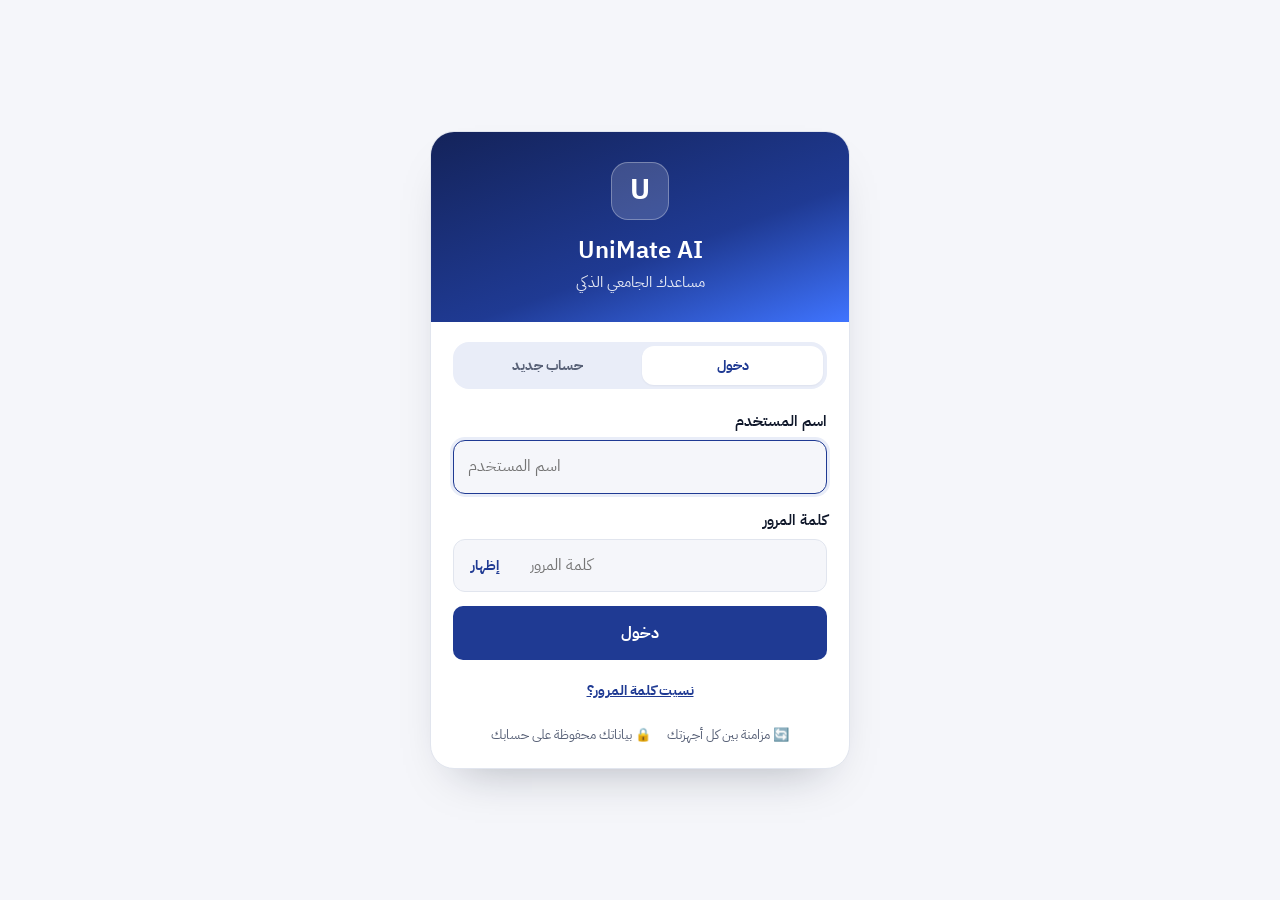
<file: index.html>
<!DOCTYPE html>
<html lang="ar" dir="rtl">
<head>
<meta charset="UTF-8">
<meta name="viewport" content="width=device-width, initial-scale=1, viewport-fit=cover">
<link rel="manifest" href="manifest.webmanifest">
<meta name="theme-color" content="#1f3a93">
<meta name="mobile-web-app-capable" content="yes">
<meta name="apple-mobile-web-app-capable" content="yes">
<meta name="apple-mobile-web-app-title" content="UniMate">
<meta name="apple-mobile-web-app-status-bar-style" content="black-translucent">
<link rel="apple-touch-icon" href="apple-touch-icon.png">
<link rel="icon" href="icon-192.png">
<title>UniMate AI | مساعدك الجامعي الذكي</title>
<link rel="preconnect" href="https://fonts.googleapis.com">
<link rel="preconnect" href="https://fonts.gstatic.com" crossorigin>
<link href="https://fonts.googleapis.com/css2?family=IBM+Plex+Sans+Arabic:wght@400;500;600;700&display=swap" rel="stylesheet">
<link rel="stylesheet" href="styles.css">
</head>
<body>
<div class="wrap">
  <div class="top"><span class="logo">U</span>UniMate AI<span class="beta">تجريبي</span></div>
  <main id="view"></main>
</div>
<nav class="nav" id="nav" hidden aria-label="التنقل"></nav>
<div id="more" hidden></div>
<div id="toast" class="toast" role="status" hidden></div>
<dialog id="dlg"><form method="dialog"><p id="dmsg"></p><div class="inl"><button value="no" class="ghost">إلغاء</button><button value="ok">تأكيد</button></div></form></dialog>

<script src="00-core.js"></script>
<script src="10-study-plan.js"></script>
<script src="20-forest.js"></script>
<script src="30-assistant.js"></script>
<script src="40-quizzes.js"></script>
<script src="50-review.js"></script>
<script src="60-exams.js"></script>
<script src="90-app.js"></script>
</body>
</html>
</file>
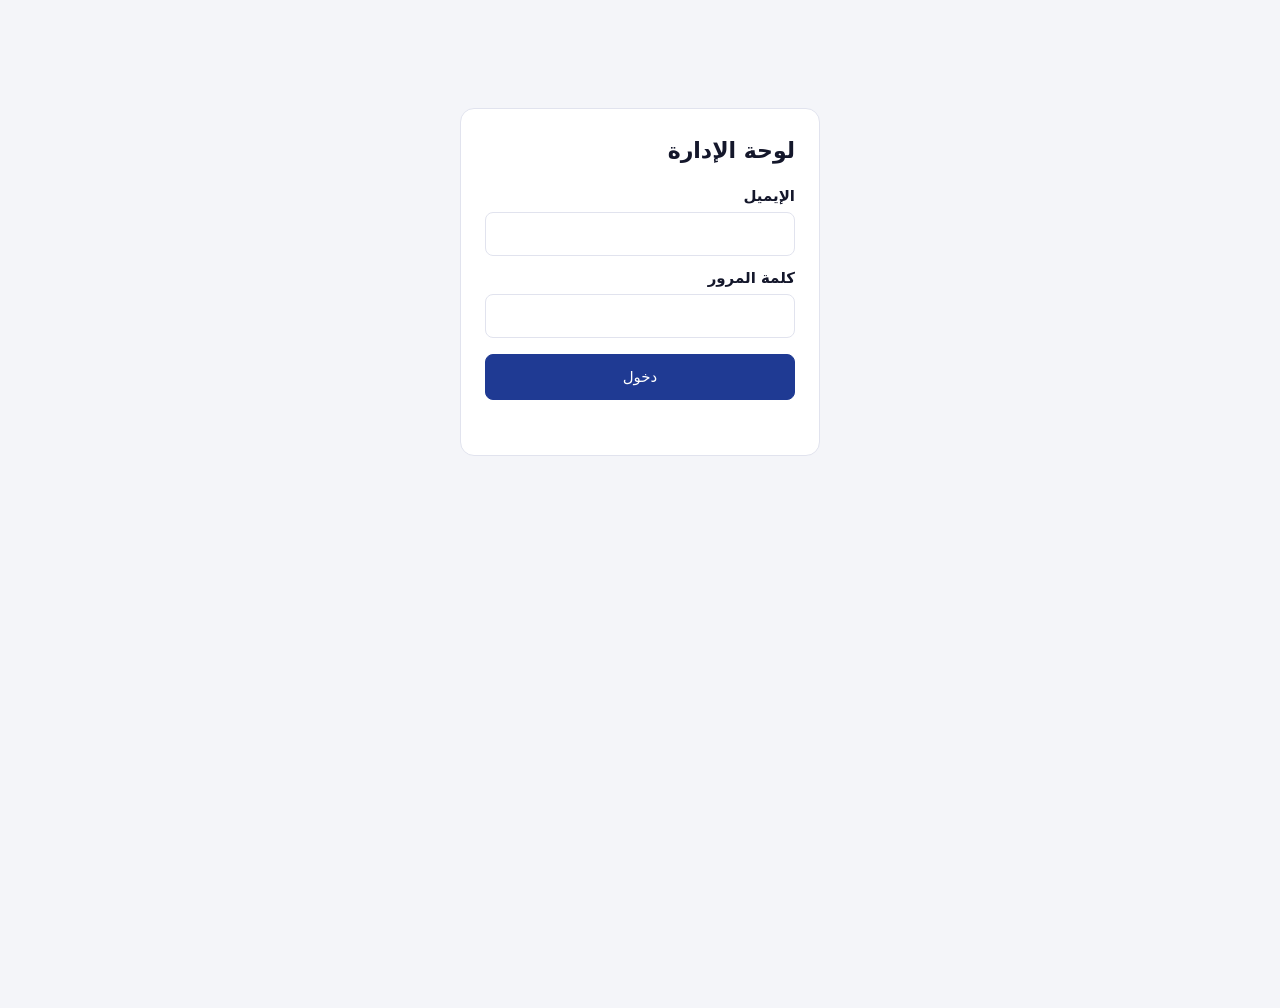
<file: admin.html>
<!DOCTYPE html>
<html lang="ar" dir="rtl">
<head>
<meta charset="utf-8">
<meta name="viewport" content="width=device-width, initial-scale=1">
<meta name="robots" content="noindex, nofollow">
<title>لوحة الإدارة</title>
<style>
:root{--bg:#f4f5f9;--card:#fff;--ink:#14172b;--mute:#666b85;--line:#e1e3ee;--brand:#1f3a93;--accent:#f26a1b;--ok:#0f9d6e;--bad:#c2415a;--btn:#eef0f8}
@media (prefers-color-scheme:dark){:root{--bg:#0f1220;--card:#181c30;--ink:#eceefb;--mute:#9aa0bd;--line:#2a2f4a;--brand:#7c97ff;--accent:#ff8a47;--ok:#3ccf9a;--bad:#ff7b92;--btn:#232844}}
*{box-sizing:border-box}
html{height:100%}
body{margin:0;min-height:100%;background:var(--bg);color:var(--ink);font:15px/1.6 system-ui,"Segoe UI",Tahoma,sans-serif;padding:env(safe-area-inset-top,0) 0 env(safe-area-inset-bottom,0)}
button,input{font:inherit;color:inherit}
button{cursor:pointer;border:1px solid var(--line);background:var(--btn);border-radius:8px;padding:5px 12px}
button:disabled{opacity:.5;cursor:default}
button.primary{background:var(--brand);color:#fff;border-color:var(--brand)}
button.danger{color:var(--bad)}
input{width:100%;padding:9px 12px;border:1px solid var(--line);border-radius:8px;background:var(--card)}
[hidden]{display:none!important}
.wrap{max-width:1100px;margin:0 auto;padding:16px}
#login{max-width:360px;margin:12vh auto;padding:24px;background:var(--card);border:1px solid var(--line);border-radius:14px}
#login h1{margin:0 0 16px;font-size:22px}
#login label{display:block;margin:10px 0 4px;font-weight:600}
#login button{width:100%;margin-top:16px;padding:10px}
.err{color:var(--bad);margin-top:10px;min-height:1.4em}
header{display:flex;align-items:center;gap:12px;flex-wrap:wrap;margin-bottom:16px}
header h1{margin:0;font-size:22px;flex:1}
nav{display:flex;gap:4px;background:var(--card);border:1px solid var(--line);border-radius:10px;padding:4px}
nav button{border:0;background:none;padding:6px 14px}
nav button[aria-selected=true]{background:var(--brand);color:#fff}
.grid{display:grid;grid-template-columns:repeat(auto-fill,minmax(150px,1fr));gap:10px}
.stat{background:var(--card);border:1px solid var(--line);border-radius:10px;padding:12px 14px}
.stat b{display:block;font-size:26px;line-height:1.2}
.stat span{color:var(--mute);font-size:13px}
.stat.hot b{color:var(--accent)}
.bar{display:flex;gap:8px;margin-bottom:10px;align-items:center;flex-wrap:wrap}
.bar input{max-width:320px}.bar .sp{flex:1}
.tw{overflow-x:auto;background:var(--card);border:1px solid var(--line);border-radius:10px}
table{width:100%;border-collapse:collapse;min-width:760px}
th,td{padding:9px 12px;text-align:start;border-bottom:1px solid var(--line);vertical-align:middle}
th{font-size:13px;color:var(--mute);white-space:nowrap}
tr:last-child td{border-bottom:0}
td small{display:block;color:var(--mute);direction:ltr;text-align:start}
.tag{display:inline-block;padding:0 8px;border-radius:99px;font-size:12px;border:1px solid var(--line);margin-inline-end:4px}
.tag.ok{color:var(--ok);border-color:var(--ok)}.tag.bad{color:var(--bad);border-color:var(--bad)}.tag.adm{color:var(--accent);border-color:var(--accent)}
.act{display:flex;gap:6px;flex-wrap:wrap}
.empty{padding:28px;text-align:center;color:var(--mute)}
dialog{border:1px solid var(--line);border-radius:14px;background:var(--card);color:var(--ink);padding:20px;max-width:min(92vw,420px)}
dialog::backdrop{background:rgba(0,0,0,.45)}
dialog h3{margin:0 0 6px;font-size:16px}
.pwbox{font:700 1.5rem ui-monospace,monospace;direction:ltr;text-align:center;padding:12px;background:var(--bg);border-radius:8px;margin:12px 0;user-select:all;word-break:break-all}
dialog .act{justify-content:flex-end}
#toast{position:fixed;inset-inline:0;bottom:16px;margin:auto;width:max-content;max-width:90vw;background:var(--ink);color:var(--bg);padding:8px 16px;border-radius:10px}
</style>
</head>
<body>
<form id="login" hidden>
  <h1>لوحة الإدارة</h1>
  <label for="em">الإيميل</label><input id="em" type="email" autocomplete="username" required dir="ltr">
  <label for="pw">كلمة المرور</label><input id="pw" type="password" autocomplete="current-password" required dir="ltr">
  <button class="primary" type="submit">دخول</button>
  <div class="err" id="lerr" role="alert"></div>
</form>
<div class="wrap" id="app" hidden>
  <header><h1>لوحة الإدارة</h1><nav role="tablist" id="tabs"></nav><button id="out">خروج</button></header>
  <main id="main"></main>
</div>
<div id="toast" role="status" hidden></div>
<script>
const SB_URL = "https://meavuwntikizkfjhtnbd.supabase.co";
const SB_KEY = "sb_publishable_IClfN-hW7TnDtlqM_-1xVg_DhxUlBmO";
const US = "@user.unimate.app", PH = "@phone.unimate.app";
const $ = id => document.getElementById(id);
const h = (t, p = {}, ...k) => {
  const n = document.createElement(t);
  for (const [a, v] of Object.entries(p)) {
    if (a === "class") n.className = v; else if (a.startsWith("on")) n.addEventListener(a.slice(2), v);
    else if (v === true) n.setAttribute(a, ""); else if (v != null && v !== false) n.setAttribute(a, v);
  }
  k.flat(9).forEach(x => { if (x != null && x !== false) n.append(x.nodeType ? x : document.createTextNode(x)); });
  return n;
};
const niceId = e => !e ? "" : e.endsWith(US) ? "@" + e.slice(0, -US.length) : e.endsWith(PH) ? "0" + e.slice(2, -PH.length) + " (موبايل)" : e;
const fmt = d => d ? new Date(d).toLocaleString("ar-EG", { dateStyle: "medium", timeStyle: "short" }) : "—";
let tt; const toast = m => { const t = $("toast"); t.textContent = m; t.hidden = false; clearTimeout(tt); tt = setTimeout(() => t.hidden = true, 2800); };

const SK = "unimate-admin-session";
const sess = { get() { try { return JSON.parse(localStorage.getItem(SK)); } catch (e) { return null; } }, set(v) { try { v ? localStorage.setItem(SK, JSON.stringify(v)) : localStorage.removeItem(SK); } catch (e) {} } };
async function authCall(grant, body) {
  const r = await fetch(SB_URL + "/auth/v1/token?grant_type=" + grant, { method: "POST", headers: { "Content-Type": "application/json", apikey: SB_KEY }, body: JSON.stringify(body) });
  const j = await r.json().catch(() => ({}));
  if (!r.ok) throw new Error(/invalid login/i.test(j.msg || j.error_description || "") ? "الإيميل أو كلمة المرور غلط." : (j.msg || j.error_description || "فشل الدخول (" + r.status + ")"));
  sess.set({ access_token: j.access_token, refresh_token: j.refresh_token, expires_at: Math.floor(Date.now() / 1000) + (j.expires_in || 3600) });
}
async function getToken() {
  let s = sess.get(); if (!s) return null;
  if (s.expires_at - 60 < Date.now() / 1000) { try { await authCall("refresh_token", { refresh_token: s.refresh_token }); s = sess.get(); } catch (e) { sess.set(null); return null; } }
  return s.access_token;
}
async function api(action, extra = {}, fn = "admin") {
  const token = await getToken(); if (!token) throw new Error("انتهت الجلسة، سجّل دخول تاني");
  const r = await fetch(SB_URL + "/functions/v1/" + fn, { method: "POST", headers: { "Content-Type": "application/json", apikey: SB_KEY, Authorization: "Bearer " + token }, body: JSON.stringify({ action, ...extra }) });
  const j = await r.json().catch(() => ({}));
  if (!r.ok) throw new Error(r.status === 403 ? "الحساب ده مش أدمن" : (j.error || "حصل خطأ"));
  return j;
}
function showPw(who, pw) {
  const d = h("dialog", {}, h("h3", {}, "كلمة مرور مؤقتة لـ " + who),
    h("p", { style: "margin:0;color:var(--mute);font-size:14px" }, "انسخها وابعتها للمستخدم. هتظهر مرة واحدة بس، وهو يقدر يغيّرها من «حسابي» بعد الدخول."),
    h("div", { class: "pwbox" }, pw),
    h("div", { class: "act" }, h("button", { class: "primary", onclick: async e => { try { await navigator.clipboard.writeText(pw); e.target.textContent = "اتنسخت ✓"; } catch (x) { toast("انسخها يدويًا"); } } }, "نسخ"),
      h("button", { onclick: () => d.remove() }, "إغلاق")));
  document.body.append(d); d.showModal(); d.addEventListener("close", () => d.remove());
}
async function resetPw(u) {
  if (!confirm("تعمل كلمة مرور مؤقتة جديدة لـ " + niceId(u.email) + "؟ كلمة المرور القديمة هتتلغي.")) return;
  try { showPw(niceId(u.email), (await api("reset_password", { id: u.id })).password); } catch (e) { toast(e.message); }
}
async function limitsDlg(u) {
  let d0; try { d0 = await api("get", { id: u.id }, "admin-limits"); } catch (e) { return toast(e.message); }
  const mk = (v, ph) => { const i = h("input", { type: "number", min: 0, max: 100000, inputmode: "numeric", placeholder: ph, value: v ?? "" }); i.style.cssText = "direction:ltr;text-align:center"; return i; };
  const ai = mk(d0.ai_limit, "افتراضي (" + d0.defaults.ai + ")"), qz = mk(d0.quiz_limit, "افتراضي (" + d0.defaults.quiz + ")");
  const row = (t, used, lim, inp) => h("div", { style: "margin:12px 0" }, h("div", { style: "display:flex;justify-content:space-between;margin-bottom:4px" }, h("b", {}, t), h("span", { style: "color:var(--mute);font-size:13px" }, "اتستخدم النهاردة: " + used + " من " + lim)), inp);
  const d = h("dialog", {}, h("h3", {}, "حدود اليوم لـ " + niceId(u.email)),
    h("p", { style: "margin:0;color:var(--mute);font-size:13px" }, "سيب الخانة فاضية لو عايز الحد الافتراضي. الحد بيتجدد كل يوم على توقيت القاهرة."),
    row("رسائل المساعد", d0.ai_used, d0.ai_limit ?? d0.defaults.ai, ai), row("الاختبارات", d0.quiz_used, d0.quiz_limit ?? d0.defaults.quiz, qz),
    h("div", { class: "act" },
      h("button", { class: "primary", onclick: async () => { try { await api("set", { id: u.id, ai_limit: ai.value, quiz_limit: qz.value }, "admin-limits"); toast("اتحفظت الحدود"); d.remove(); } catch (e) { toast(e.message); } } }, "حفظ"),
      h("button", { onclick: async () => { try { await api("reset_usage", { id: u.id }, "admin-limits"); toast("اتصفّر استخدام النهاردة"); d.remove(); } catch (e) { toast(e.message); } } }, "تصفير استخدام النهاردة"),
      h("button", { onclick: () => d.remove() }, "إغلاق")));
  document.body.append(d); d.showModal(); d.addEventListener("close", () => d.remove());
}
const act = async (fn, msg) => { try { await fn(); toast(msg); show(); } catch (e) { toast(e.message); } };

const TABS = [["overview", "نظرة عامة"], ["users", "المستخدمين"], ["batches", "الدفعات"], ["usage", "الاستخدام"], ["inbox", "الرسائل"], ["announce", "إعلان وصيانة"], ["system", "النظام"], ["forest", "الغابة"], ["log", "السجل"]];
let tab = "overview", page = 1, q = "";
function drawTabs() {
  const n = $("tabs"); n.replaceChildren();
  TABS.forEach(([id, l]) => n.append(h("button", { role: "tab", "aria-selected": id === tab, onclick: () => { tab = id; page = 1; drawTabs(); show(); } }, l)));
}
async function show() {
  const m = $("main"); m.replaceChildren(h("div", { class: "empty" }, "بيحمّل…"));
  try { m.replaceChildren(await ({ overview, users, forest, batches, usage, inbox, announce, system, log })[tab]()); } catch (e) { m.replaceChildren(h("div", { class: "empty" }, e.message)); }
}
async function overview() {
  const s = await api("stats");
  const S = [["مسجّلين", s.users, 1], ["نشطين آخر 24 ساعة", s.active24h, 1], ["جدد آخر 7 أيام", s.new7d], ["حسابات موثّقة", s.verified], ["أجهزة (تذكيرات)", s.devices], ["اشتراكات إشعارات", s.push], ["إشعارات لسه متبعتتش", s.outboxPending], ["أشجار الغابة", s.trees], ["أعضاء الغرف", s.rooms]];
  let usage = null; try { usage = await ops("usage"); } catch (e) {}
  let openMsgs = null; try { openMsgs = (await ops("inbox_count")).open; } catch (e) {}
  let chart = null; try { chart = signupChart((await api("signups", {}, "admin-insights")).days); } catch (e) {}
  let sec = null; try { sec = await api("x", {}, "admin-security"); } catch (e) {}
  if (openMsgs !== null) S.unshift(["رسائل مفتوحة", openMsgs, openMsgs > 0]);
  const cards = h("div", { class: "grid" }, S.map(([l, v, hot]) => h("div", { class: "stat" + (hot ? " hot" : "") }, h("b", {}, String(v)), h("span", {}, l))));
  const ai = !usage ? null : h("div", {}, usageChart(usage.days),
    usage.top.length ? h("div", { class: "tw", style: "margin-top:12px" }, h("table", {}, h("thead", {}, h("tr", {}, ["أكتر حسابات استهلاكًا (7 أيام)", "رسائل المساعد", "اختبارات"].map(x => h("th", {}, x)))),
      h("tbody", {}, usage.top.map(t => h("tr", {}, h("td", {}, niceId(t.who)), h("td", {}, String(t.ai)), h("td", {}, String(t.quiz))))))) : null);
  const bk = h("div", { class: "act", style: "margin-top:18px" }, h("button", { onclick: e => backupNow(e.target) }, "نسخة احتياطية (JSON)"));
  if (!sec) return h("div", {}, cards, chart, ai, bk);
  const sc = h("div", { class: "grid", style: "margin-top:12px" },
    h("div", { class: "stat" + (sec.failed24h ? " hot" : "") }, h("b", {}, String(sec.failed24h)), h("span", {}, "محاولات دخول فاشلة (24 ساعة)")),
    h("div", { class: "stat" + (sec.lockedNow ? " hot" : "") }, h("b", {}, String(sec.lockedNow)), h("span", {}, "حسابات مقفولة دلوقتي")));
  const tb = sec.targets.length ? h("div", { class: "tw", style: "margin-top:12px" }, h("table", {}, h("thead", {}, h("tr", {}, ["الحساب", "محاولات فاشلة", "آخر محاولة", "الحالة"].map(x => h("th", {}, x)))),
    h("tbody", {}, sec.targets.map(t => h("tr", {}, h("td", {}, niceId(t.id)), h("td", {}, String(t.fails)), h("td", {}, fmt(t.last)), h("td", {}, t.locked ? h("span", { class: "tag bad" }, "مقفول مؤقتًا") : "—")))))) : null;
  return h("div", {}, cards, chart, ai, h("h2", { style: "font-size:16px;margin:22px 0 4px" }, "الأمان"), sc, tb, bk);
}
async function users() {
  const d = await more("users_search", { page, q, filter: UF });
  const rows = d.users;
  const body = rows.length ? rows.map(u => {
    const banned = u.banned_until && new Date(u.banned_until) > new Date();
    return h("tr", {},
      h("td", {}, u.name || niceId(u.email) || "بدون اسم", h("small", {}, niceId(u.email))),
      h("td", {}, [u.university, u.study_year].filter(Boolean).join(" - ") || "—"),
      h("td", {}, fmt(u.created_at)), h("td", {}, fmt(u.last_seen_at || u.last_sign_in_at)),
      h("td", {}, u.is_admin && h("span", { class: "tag adm" }, "أدمن"), u.verified && h("span", { class: "tag ok" }, "موثّق"), banned && h("span", { class: "tag bad" }, "محظور")),
      h("td", {}, h("div", { class: "act" },
        h("button", { onclick: () => act(() => api("verify", { id: u.id, value: !u.verified }), u.verified ? "اتلغى التوثيق" : "اتوثّق الحساب") }, u.verified ? "إلغاء التوثيق" : "توثيق"),
        h("button", { onclick: () => detailDlg(u) }, "تفاصيل"),
        h("button", { onclick: () => limitsDlg(u) }, "الحدود"),
        !u.is_admin && h("button", { onclick: () => resetPw(u) }, "كلمة مرور جديدة"),
        !u.is_admin && h("button", { class: "danger", onclick: () => { let reason; if (!banned) { reason = prompt("سبب الحظر (اختياري):"); if (reason === null) return; } act(() => api(banned ? "unban" : "ban", { id: u.id, reason }), banned ? "اتفك الحظر" : "اتحظر الحساب"); } }, banned ? "فك الحظر" : "حظر"),
        !u.is_admin && h("button", { class: "danger", onclick: () => { if (confirm("حذف الحساب نهائيًا هو وبياناته (وأشجاره وإشعاراته)؟ مينفعش تتراجع.")) act(() => api("delete_user", { id: u.id }), "اتحذف الحساب"); } }, "حذف"))));
  }) : [h("tr", {}, h("td", { colspan: 6, class: "empty" }, "مفيش مستخدمين مطابقين."))];
  const pages = Math.max(1, Math.ceil(d.total / 50));
  return h("div", {},
    h("div", { class: "bar" },
      h("input", { type: "search", placeholder: "ابحث في كل الحسابات (اسم / يوزر / جامعة) واضغط Enter", value: q, onkeydown: e => { if (e.key === "Enter") { q = e.target.value; page = 1; show(); } } }),
      h("select", { "aria-label": "فلتر", onchange: e => { UF = e.target.value; page = 1; show(); } }, [["", "كل الحسابات"], ["active7", "نشطين آخر 7 أيام"], ["inactive7", "غايبين من أسبوع+"], ["new7", "جدد آخر 7 أيام"], ["verified", "موثّقين"], ["banned", "محظورين"], ["admin", "أدمنز"]].map(([v, l]) => h("option", { value: v, selected: v === UF }, l))),
      h("span", { class: "sp" }), h("span", {}, d.total + " مستخدم"), h("button", { onclick: e => exportCsv(e.target) }, "تصدير CSV"),
      h("button", { disabled: page <= 1, onclick: () => { page--; show(); } }, "السابق"), h("span", {}, page + " / " + pages),
      h("button", { disabled: page >= pages, onclick: () => { page++; show(); } }, "التالي")),
    h("div", { class: "tw" }, h("table", {}, h("thead", {}, h("tr", {}, ["المستخدم", "الجامعة", "اتسجّل", "آخر نشاط", "الحالة", "إجراءات"].map(x => h("th", {}, x)))), h("tbody", {}, body))));
}
async function forest() {
  const d = await api("trees");
  const body = d.trees.length ? d.trees.map(t => h("tr", {},
    h("td", {}, t.name || "طالب", h("small", {}, (t.pid || "").slice(0, 8))), h("td", {}, t.minutes + " دقيقة"), h("td", {}, fmt(t.planted_at)),
    h("td", {}, h("div", { class: "act" },
      h("button", { class: "danger", onclick: () => act(() => api("delete_tree", { id: t.id }), "اتحذفت الشجرة") }, "حذف الشجرة"),
      h("button", { class: "danger", onclick: () => { if (confirm("حذف كل أشجار وعضويات الجهاز ده؟")) act(() => api("delete_pid", { pid: t.pid }), "اتمسح الجهاز من الغابة"); } }, "مسح الجهاز"))))
  ) : [h("tr", {}, h("td", { colspan: 4, class: "empty" }, "الغابة فاضية."))];
  return h("div", {}, h("div", { class: "tw" }, h("table", {}, h("thead", {}, h("tr", {}, ["الاسم", "المدة", "وقت الزراعة", "إجراءات"].map(x => h("th", {}, x)))), h("tbody", {}, body))));
}
const DAYS = ["الأحد", "الإثنين", "الثلاثاء", "الأربع", "الخميس", "الجمعة", "السبت"];
function signupChart(days) {
  const NS = "http://www.w3.org/2000/svg", W = 560, H = 170, bw = 28, gap = (W - 14 * bw) / 15, max = Math.max(1, ...days.map(d => d.n)), total = days.reduce((s, d) => s + d.n, 0);
  const el = (t, at, txt) => { const n = document.createElementNS(NS, t); for (const k in at) n.setAttribute(k, at[k]); if (txt != null) n.textContent = txt; return n; };
  const svg = el("svg", { viewBox: "0 0 " + W + " " + H, role: "img", "aria-label": "تسجيلات جديدة آخر 14 يوم", style: "width:100%;max-width:640px;height:auto;display:block" });
  days.forEach((d, i) => {
    const x = gap + i * (bw + gap), bh = Math.round(d.n / max * 100), y = 130 - bh;
    svg.append(el("rect", { x, y, width: bw, height: Math.max(bh, 2), rx: 4, style: "fill:var(--brand)", opacity: d.n ? 1 : .25 }));
    svg.append(el("text", { x: x + bw / 2, y: y - 5, "text-anchor": "middle", "font-size": 12, style: "fill:var(--ink)" }, String(d.n)));
    svg.append(el("text", { x: x + bw / 2, y: 150, "text-anchor": "middle", "font-size": 10, style: "fill:var(--mute)" }, d.day.slice(8) + "/" + d.day.slice(5, 7)));
  });
  return h("div", { class: "stat", style: "margin-top:12px;direction:ltr" }, h("span", { style: "direction:rtl;display:block" }, "تسجيلات جديدة آخر 14 يوم — الإجمالي: " + total), svg);
}
async function exportCsv(btn) {
  btn.disabled = true;
  try {
    const rows = []; let total = 1;
    for (let page = 1; rows.length < total && page <= 40; page++) { const d = await api("users", { page }); total = d.total; if (!d.users.length) break; rows.push(...d.users); }
    const cell = (v, first) => { let t = String(v ?? ""); if ((first ? /^[=+\-\t\r]/ : /^[=+\-@\t\r]/).test(t)) t = "'" + t; return /[",\n\r]/.test(t) ? '"' + t.replace(/"/g, '""') + '"' : t; };
    const yn = v => v ? "نعم" : "لا";
    const lines = [["الحساب", "الاسم", "الجامعة", "السنة", "تاريخ التسجيل", "آخر نشاط", "موثّق", "محظور", "أدمن"],
      ...rows.map(u => [niceId(u.email), u.name, u.university, u.study_year, u.created_at, u.last_seen_at || u.last_sign_in_at || "", yn(u.verified), yn(u.banned_until && new Date(u.banned_until) > new Date()), yn(u.is_admin)])]
      .map(r => r.map((v, i) => cell(v, i === 0)).join(","));
    const a = h("a", { href: URL.createObjectURL(new Blob(["\uFEFF" + lines.join("\r\n")], { type: "text/csv;charset=utf-8" })), download: "users-" + new Date().toISOString().slice(0, 10) + ".csv" });
    document.body.append(a); a.click(); a.remove(); toast("اتصدّر " + rows.length + " مستخدم");
  } catch (e) { toast(e.message); }
  btn.disabled = false;
}
async function detailDlg(u) {
  let d; try { d = await api("detail", { id: u.id }, "admin-insights"); } catch (e) { return toast(e.message); }
  const sec = (t, items) => h("div", { style: "margin-top:14px" }, h("b", {}, t), items.length ? h("ul", { style: "margin:6px 0 0;padding-inline-start:20px" }, items.map(x => h("li", {}, x))) : h("div", { style: "color:var(--mute);font-size:13px" }, "مفيش"));
  const p = d.profile, dlg = h("dialog", { style: "max-height:80vh;overflow:auto;width:min(92vw,460px)" }, h("h3", {}, "بيانات " + niceId(u.email)),
    h("p", { style: "margin:0;color:var(--mute);font-size:13px" }, "عرض للقراءة فقط، وبيتسجّل في السجل."),
    d.has_data ? h("div", {},
      h("p", { style: "margin:10px 0 0" }, [p.name, p.university, p.year].filter(Boolean).join(" • ") || "من غير بيانات شخصية", h("br", {}), h("span", { style: "color:var(--mute);font-size:13px" }, "آخر مزامنة: " + fmt(d.synced_at) + " — مهام مكتملة: " + d.done_tasks)),
      sec("المواد", d.subjects.map(s => s.name + " — محاضرات " + s.done + "/" + s.lectures)),
      sec("الامتحانات", d.exams.map(e => (e.subject || "—") + " — " + e.date + (e.kind ? " (" + e.kind + ")" : ""))),
      sec("الجدول", d.classes.map(c => (DAYS[c.day] || "?") + " " + c.time + " — " + c.title)))
      : h("p", { class: "empty" }, "المستخدم لسه ماعملش مزامنة لبياناته."),
    h("div", { class: "act", style: "margin-top:14px" }, h("button", { onclick: () => dlg.remove() }, "إغلاق")));
  document.body.append(dlg); dlg.showModal(); dlg.addEventListener("close", () => dlg.remove());
}
const ops = (action, extra = {}) => api(action, extra, "admin-ops");
function usageChart(days) {
  const NS = "http://www.w3.org/2000/svg", W = 560, H = 190, bw = 28, gap = (W - 14 * bw) / 15, max = Math.max(1, ...days.map(d => d.ai + d.quiz * 3));
  const el = (t, at, txt) => { const n = document.createElementNS(NS, t); for (const k in at) n.setAttribute(k, at[k]); if (txt != null) n.textContent = txt; return n; };
  const svg = el("svg", { viewBox: "0 0 " + W + " " + H, role: "img", "aria-label": "استهلاك المساعد والاختبارات آخر 14 يوم", style: "width:100%;max-width:640px;height:auto;display:block" });
  days.forEach((d, i) => {
    const x = gap + i * (bw + gap), hAi = Math.round(d.ai / max * 110), hQz = Math.round(d.quiz * 3 / max * 110), base = 140;
    if (d.ai) svg.append(el("rect", { x, y: base - hAi, width: bw, height: Math.max(hAi, 2), rx: 3, style: "fill:var(--brand)" }));
    if (d.quiz) svg.append(el("rect", { x, y: base - hAi - hQz - (d.ai ? 1 : 0), width: bw, height: Math.max(hQz, 2), rx: 3, style: "fill:var(--accent)" }));
    svg.append(el("text", { x: x + bw / 2, y: 158, "text-anchor": "middle", "font-size": 10, style: "fill:var(--mute)" }, d.day.slice(8) + "/" + d.day.slice(5, 7)));
    if (d.ai || d.quiz) svg.append(el("text", { x: x + bw / 2, y: base - hAi - hQz - 6, "text-anchor": "middle", "font-size": 11, style: "fill:var(--ink)" }, String(d.ai + d.quiz)));
  });
  const tot = days.reduce((s, d) => ({ ai: s.ai + d.ai, quiz: s.quiz + d.quiz }), { ai: 0, quiz: 0 });
  return h("div", { class: "stat", style: "margin-top:12px;direction:ltr" },
    h("span", { style: "direction:rtl;display:block" }, "استهلاك الذكاء الاصطناعي آخر 14 يوم — رسائل المساعد: " + tot.ai + " (أزرق) • اختبارات: " + tot.quiz + " (برتقالي)"), svg);
}
async function backupNow(btn) {
  btn.disabled = true;
  try {
    const d = await ops("backup");
    const a = h("a", { href: URL.createObjectURL(new Blob([JSON.stringify(d, null, 1)], { type: "application/json" })), download: "unimate-backup-" + new Date().toISOString().slice(0, 10) + ".json" });
    document.body.append(a); a.click(); a.remove(); toast("اتنزّلت النسخة الاحتياطية");
  } catch (e) { toast(e.message); }
  btn.disabled = false;
}
const KIND = { problem: "مشكلة", password: "نسيت كلمة المرور", suggestion: "اقتراح", other: "حاجة تانية" };
async function inbox() {
  const d = await ops("inbox");
  const waLink = c => { let n = String(c || "").replace(/[^0-9]/g, ""); if (n.startsWith("00")) n = n.slice(2); else if (n.startsWith("0")) n = "2" + n; return n ? "https://wa.me/" + n : null; };
  const card = m => {
    const ta = h("textarea", { rows: 2, maxlength: 1000, placeholder: "اكتب ردك…" });
    ta.style.cssText = "width:100%;padding:8px 10px;border:1px solid var(--line);border-radius:8px;background:var(--bg);color:var(--ink);font:inherit;margin-top:8px";
    const wa = m.contact ? waLink(m.contact) : null;
    return h("div", { class: "stat", style: "margin-bottom:10px" },
      h("div", { style: "display:flex;gap:8px;flex-wrap:wrap;align-items:center;margin-bottom:6px" },
        h("b", { style: "font-size:15px" }, m.username ? "@" + m.username : "—"), h("span", { class: "tag" + (m.kind === "password" ? " bad" : "") }, KIND[m.kind] || m.kind),
        h("span", { class: "tag" + (m.status === "open" ? " adm" : m.status === "answered" ? " ok" : "") }, m.status === "open" ? "مفتوحة" : m.status === "answered" ? "اتردّ عليها" : "مقفولة"),
        h("span", { style: "color:var(--mute);font-size:12px" }, fmt(m.created_at))),
      h("div", { style: "font-size:15px;white-space:pre-wrap;margin-bottom:6px" }, m.body),
      m.contact && h("div", { style: "margin-bottom:6px;font-size:14px" }, "واتساب: ", wa ? h("a", { href: wa, target: "_blank", rel: "noopener", style: "direction:ltr;display:inline-block" }, m.contact) : m.contact),
      m.reply && h("div", { style: "background:var(--bg);border-radius:8px;padding:8px 10px;font-size:14px" }, "ردّك: " + m.reply),
      m.status !== "closed" && h("div", {}, ta, h("div", { class: "act", style: "margin-top:8px" },
        m.user_id && h("button", { class: "primary", onclick: () => { if (!ta.value.trim()) return toast("اكتب الرد الأول"); act(() => ops("inbox_reply", { id: m.id, reply: ta.value }), "اتبعت الرد"); } }, "رد"),
        m.kind === "password" && h("button", { onclick: async () => { try { const u = await ops("find_user", { username: m.username }); await resetPw({ id: u.id, email: u.email }); } catch (e) { toast(e.message); } } }, "كلمة مرور مؤقتة"),
        h("button", { onclick: () => act(() => ops("inbox_close", { id: m.id }), "اتقفلت الرسالة") }, "إغلاق"))));
  };
  return h("div", {}, h("p", { style: "margin:0 0 10px;color:var(--mute)" }, "رسائل مفتوحة: " + d.open + ". طلبات «نسيت كلمة المرور» بتوصل برقم واتساب المستخدم، اضغط عليه وابعتله الكلمة المؤقتة بعد ما تعملها."),
    d.items.length ? d.items.map(card) : h("div", { class: "empty" }, "مفيش رسائل."));
}
const more = (action, extra = {}) => api(action, extra, "admin-more");
let UF = "";
const FEAT = { open: "فتح التطبيق", home: "الرئيسية", study: "دراستي", focus: "التركيز", ai: "المساعد (تبويب)", progress: "تقدمي", account: "حسابي", subjects: "المواد", schedule: "الجدول", exams: "الامتحانات", review: "المراجعة", forest: "الغابة", quiz: "حل اختبار", chat: "رسالة للمساعد" };
const tbl = (heads, rows, empty) => h("div", { class: "tw" }, h("table", {}, h("thead", {}, h("tr", {}, heads.map(x => h("th", {}, x)))), h("tbody", {}, rows.length ? rows : [h("tr", {}, h("td", { colspan: heads.length, class: "empty" }, empty))])));
const pct = (a, b) => b ? Math.round(a / b * 100) + "%" : "—";

async function batchDlg(x) {
  let d; try { d = await more("batch_detail", { code: x.code }); } catch (e) { return toast(e.message); }
  const dlg = h("dialog", { style: "max-height:80vh;overflow:auto;width:min(94vw,520px)" }, h("h3", {}, x.name + " • " + x.code),
    h("b", {}, "الأعضاء (" + d.members.length + ")"),
    h("ul", { style: "margin:6px 0 12px;padding-inline-start:18px" }, d.members.map(m => h("li", { style: "margin:4px 0" }, m.who + (m.role === "owner" ? " (مالك)" : "") + " ", m.role !== "owner" ? h("button", { class: "danger", style: "padding:1px 8px", onclick: () => { if (confirm("إزالة العضو من المجموعة؟")) { dlg.remove(); act(() => more("batch_del_member", { code: x.code, user_id: m.user_id }), "اتشال العضو"); } } }, "إزالة") : null))),
    h("b", {}, "المواعيد (" + d.events.length + ")"),
    h("ul", { style: "margin:6px 0 12px;padding-inline-start:18px" }, d.events.length ? d.events.map(e => h("li", { style: "margin:6px 0" }, e.kind + " " + (e.subject || "") + " — " + e.date + (e.time ? " " + e.time : "") + (e.place ? " • " + e.place : "") + " (أضافه " + e.who + ") ", h("button", { class: "danger", style: "padding:1px 8px", onclick: () => { if (confirm("مسح الموعد؟")) { dlg.remove(); act(() => more("batch_del_event", { id: e.id }), "اتمسح الموعد"); } } }, "مسح"))) : [h("li", {}, "مفيش")]),
    h("div", { class: "act" }, h("button", { onclick: () => dlg.remove() }, "إغلاق")));
  document.body.append(dlg); dlg.showModal(); dlg.addEventListener("close", () => dlg.remove());
}
async function batches() {
  const d = await more("batches");
  return tbl(["المجموعة", "المالك", "الأعضاء", "المواعيد", "اتعملت", "إجراءات"], d.items.map(x => h("tr", {},
    h("td", {}, x.name, h("small", {}, x.code)), h("td", {}, x.owner), h("td", {}, String(x.members)), h("td", {}, String(x.events)), h("td", {}, fmt(x.created_at)),
    h("td", {}, h("div", { class: "act" }, h("button", { onclick: () => batchDlg(x) }, "تفاصيل"), h("button", { class: "danger", onclick: () => { if (confirm("مسح المجموعة «" + x.name + "» بكل أعضائها ومواعيدها؟")) act(() => more("batch_del", { code: x.code }), "اتمسحت المجموعة"); } }, "مسح"))))), "مفيش مجموعات لسه.");
}
async function usage() {
  const [d, ai] = [await more("analytics"), await ops("usage").catch(() => null)], r = d.retention;
  const c = signupChart(d.dau); c.firstChild.textContent = "مستخدمين نشطين يوميًا — آخر 14 يوم";
  return h("div", {}, h("div", { class: "grid" },
      h("div", { class: "stat hot" }, h("b", {}, pct(r.h1, r.e1)), h("span", {}, "رجعوا تاني بعد يوم (" + r.h1 + " من " + r.e1 + ")")),
      h("div", { class: "stat hot" }, h("b", {}, pct(r.h7, r.e7)), h("span", {}, "رجعوا خلال أسبوع (" + r.h7 + " من " + r.e7 + ")")),
      h("div", { class: "stat" }, h("b", {}, String(r.tracked)), h("span", {}, "مستخدمين اتتبّعوا"))),
    r.e1 < 10 ? h("p", { style: "color:var(--mute);font-size:13px" }, "العينة لسه صغيرة، فالنسب مش دقيقة لحد ما يزيد العدد. التتبّع بيبدأ من آخر نسخة من التطبيق ترفعها.") : null,
    c,
    h("h2", { style: "font-size:16px;margin:22px 0 10px" }, "أكتر الميزات استخدامًا (7 أيام)"),
    tbl(["الميزة", "مرات الاستخدام (يوم لكل مستخدم)", "مستخدمين"], d.features.map(f => h("tr", {}, h("td", {}, FEAT[f.feature] || f.feature), h("td", {}, String(f.n)), h("td", {}, String(f.users)))), "لسه مفيش بيانات. هتبدأ تتجمّع أول ما المستخدمين يفتحوا النسخة الجديدة."),
    ai ? h("div", {}, usageChart(ai.days)) : null);
}
const ok = (v, t) => h("tr", {}, h("td", {}, v ? "✅" : "❌"), h("td", {}, t));
async function system() {
  const [hl, lim, ad, bk] = [await more("health").catch(() => null), await more("limits_get"), await more("admins_list"), await more("backups_list").catch(() => ({ items: [] }))];
  const age = hl && hl.last_run ? Math.round((Date.now() - new Date(hl.last_run)) / 60000) : null;
  const health = hl ? tbl(["", "الفحص"], [
    ok(hl.cron_found && age !== null && age <= 3, "جدولة التنبيهات شغالة" + (age !== null ? " (آخر تشغيل من " + age + " دقيقة)" : " (مفيش تشغيل مسجّل)")),
    ok(hl.last_status === "succeeded", "آخر تشغيل: " + (hl.last_status || "—")),
    ok(!hl.failed_1h, "تشغيلات فاشلة آخر ساعة: " + hl.failed_1h),
    ok(!hl.stuck_outbox, "إشعارات عالقة أكتر من 10 دقايق: " + hl.stuck_outbox),
    ok(!hl.push_failed_24h, "إرسالات رفضها خدمة الإشعارات آخر 24 ساعة: " + hl.push_failed_24h + " (اتقبل " + hl.push_ok_24h + ")"),
    ok(!hl.push_ok_24h || hl.shown_24h > 0, "إشعارات ظهرت فعلاً على الأجهزة: " + hl.shown_24h + " من " + hl.push_ok_24h + (hl.push_ok_24h && !hl.shown_24h ? " — لو صفر يبقى sw.js على الموقع قديم" : "")),
    ok(true, "تنبيهات اتبعتت آخر 24 ساعة: " + hl.sent_24h + " • اشتراكات الإشعارات: " + hl.push_subs)], "") : h("p", { class: "empty" }, "مقدرتش أقرأ حالة النظام.");
  const ai = h("input", { type: "number", min: 0, max: 100000, value: lim.value.ai, "aria-label": "رسائل المساعد" }), qz = h("input", { type: "number", min: 0, max: 100000, value: lim.value.quiz, "aria-label": "الاختبارات" });
  [ai, qz].forEach(i => i.style.cssText = "direction:ltr;text-align:center;max-width:120px");
  const em = h("input", { type: "email", placeholder: "إيميل الأدمن الجديد", dir: "ltr", "aria-label": "إيميل الأدمن" });
  return h("div", {},
    h("h2", { style: "font-size:16px;margin:0 0 8px" }, "صحة النظام"), health,
    h("h2", { style: "font-size:16px;margin:24px 0 8px" }, "الحدود اليومية الافتراضية"),
    h("div", { class: "stat" }, h("p", { style: "margin:0 0 8px;color:var(--mute);font-size:13px" }, "بتسري على كل الحسابات اللي ماليهاش حد خاص (من زر «الحدود» جنب المستخدم)."),
      h("div", { class: "bar", style: "margin:0" }, h("span", {}, "رسائل المساعد"), ai, h("span", {}, "اختبارات"), qz, h("button", { class: "primary", onclick: () => act(() => more("limits_set", { ai: ai.value, quiz: qz.value }), "اتحفظت الحدود") }, "حفظ"))),
    h("h2", { style: "font-size:16px;margin:24px 0 8px" }, "الأدمنز"),
    h("div", { class: "stat" }, ad.items.map(e => h("div", { class: "bar", style: "margin:0 0 6px" }, h("span", { dir: "ltr" }, e), e !== ad.me ? h("button", { class: "danger", onclick: () => { if (confirm("تشيل " + e + " من الأدمنز؟")) act(() => more("admin_remove", { email: e }), "اتشال الأدمن"); } }, "إزالة") : h("span", { class: "tag ok" }, "إنت"))),
      h("div", { class: "bar", style: "margin:8px 0 0" }, em, h("button", { class: "primary", onclick: () => em.value.trim() ? act(() => more("admin_add", { email: em.value }), "اتضاف الأدمن") : toast("اكتب الإيميل") }, "إضافة")),
      h("p", { style: "margin:6px 0 0;color:var(--mute);font-size:13px" }, "لازم يكون عنده حساب بالإيميل ده الأول (يتعمل من Supabase ← Authentication).")),
    h("h2", { style: "font-size:16px;margin:24px 0 8px" }, "النسخ الاحتياطية"),
    h("p", { style: "margin:0 0 8px;color:var(--mute);font-size:13px" }, "بتتاخد نسخة تلقائي كل يوم أحد 3 الفجر (بتوقيت UTC)، وبنحتفظ بآخر 8. الاسترجاع بيرجّع بيانات مستخدم واحد (مواده وجدوله) من نسخة، مش قاعدة البيانات كلها."),
    h("div", { class: "act", style: "margin-bottom:10px" }, h("button", { class: "primary", onclick: () => act(() => more("backup_now"), "اتعملت نسخة") }, "اعمل نسخة دلوقتي")),
    tbl(["النسخة", "الحجم", "إجراءات"], bk.items.map(f => h("tr", {}, h("td", {}, f.name, h("small", {}, fmt(f.created_at))), h("td", {}, Math.max(1, Math.round(f.size / 1024)) + " KB"),
      h("td", {}, h("div", { class: "act" },
        h("button", { onclick: async () => { try { window.open((await more("backup_url", { name: f.name })).url, "_blank", "noopener"); } catch (e) { toast(e.message); } } }, "تنزيل"),
        h("button", { onclick: async () => { const un = prompt("اسم المستخدم اللي عايز ترجّع بياناته (من غير @):"); if (!un) return; try { const u = await ops("find_user", { username: un }); if (confirm("ترجّع بيانات @" + un.replace(/^@/, "") + " من النسخة دي؟ هتستبدل بياناته الحالية.")) { await more("restore_user", { name: f.name, user_id: u.id }); toast("اترجّعت بياناته"); } } catch (e) { toast(e.message); } } }, "استرجاع مستخدم"))))), "مفيش نسخ لسه."));
}
async function announce() {
  const d = await api("announcements"), nowT = Date.now();
  const cur = d.items.find(x => x.active && (!x.starts_at || new Date(x.starts_at) <= nowT) && (!x.ends_at || new Date(x.ends_at) > nowT)), sched = d.items.filter(x => x.active && x.starts_at && new Date(x.starts_at) > nowT);
  let mt = { on: false, message: "" }; try { mt = (await ops("maintenance_get")).value; } catch (e) {}
  const ta = h("textarea", { maxlength: 300, rows: 3, placeholder: "اكتب نص الإعلان (حد أقصى 300 حرف). هيظهر كشريط فوق التطبيق عند كل المستخدمين." });
  ta.style.cssText = "width:100%;padding:10px 12px;border:1px solid var(--line);border-radius:8px;background:var(--card);color:var(--ink);font:inherit";
  const stI = h("input", { type: "datetime-local", "aria-label": "بداية الإعلان" }), enI = h("input", { type: "datetime-local", "aria-label": "نهاية الإعلان" });
  [stI, enI].forEach(i => i.style.cssText = "direction:ltr;max-width:210px");
  return h("div", {},
    h("div", { class: "stat", style: "margin-bottom:12px" }, h("span", {}, "الإعلان الشغال دلوقتي"), h("b", { style: "font-size:16px;font-weight:600" }, cur ? cur.message : "مفيش إعلان"),
      cur && h("div", { class: "act", style: "margin-top:8px" }, h("button", { class: "danger", onclick: () => act(() => api("announce_off"), "اتوقّف الإعلان") }, "إيقاف الإعلان"))),
    ta, h("div", { class: "bar", style: "margin:8px 0 0" }, h("label", { style: "font-size:13px;color:var(--mute)" }, "يبدأ (اختياري)"), stI, h("label", { style: "font-size:13px;color:var(--mute)" }, "ينتهي (اختياري)"), enI),
    h("div", { class: "act", style: "margin-top:8px" }, h("button", { class: "primary", onclick: () => { if (!ta.value.trim()) return toast("اكتب نص الإعلان"); act(() => more("announce2", { message: ta.value, starts_at: stI.value ? new Date(stI.value).toISOString() : null, ends_at: enI.value ? new Date(enI.value).toISOString() : null }), stI.value ? "اتجدول الإعلان" : "اتنشر الإعلان"); } }, stI ? "نشر / جدولة الإعلان" : "نشر")),
    sched.length ? h("p", { style: "color:var(--mute);font-size:13px;margin:8px 0 0" }, "إعلانات مجدولة: " + sched.map(x => "«" + x.message.slice(0, 30) + "» تبدأ " + fmt(x.starts_at)).join(" • ")) : null,
    h("h2", { style: "font-size:16px;margin:26px 0 8px" }, "إشعار موبايل للكل"),
    h("div", { class: "stat" }, h("p", { style: "margin:0 0 8px;color:var(--mute);font-size:13px" }, "بيوصل كإشعار لكل اللي فعّل التنبيهات. مرة واحدة كل 10 دقايق، فاكتب حاجة مهمة بس."),
      (() => { const bi = h("input", { type: "text", maxlength: 160, placeholder: "نص الإشعار (حد أقصى 160 حرف)" }); return h("div", {}, bi, h("div", { class: "act", style: "margin-top:8px" }, h("button", { class: "danger", onclick: async () => { if (!bi.value.trim()) return toast("اكتب نص الإشعار"); if (!confirm("تبعت الإشعار ده لكل المستخدمين؟")) return; try { const r = await more("broadcast", { text: bi.value }); toast("اتبعت لـ " + r.delivered + " من " + r.total + " جهاز"); bi.value = ""; } catch (e) { toast(e.message); } } }, "ابعت للكل"))); })()),
    h("h2", { style: "font-size:16px;margin:26px 0 8px" }, "وضع الصيانة"),
    h("div", { class: "stat" }, h("span", {}, "الحالة"), h("b", { style: "font-size:16px;font-weight:600;color:" + (mt.on ? "var(--bad)" : "var(--ok)") }, mt.on ? "الصيانة شغالة: التطبيق مقفول عند الكل" : "التطبيق شغال عادي"),
      h("p", { style: "margin:8px 0;color:var(--mute);font-size:13px" }, "لما تشغّلها بتظهر لكل المستخدمين شاشة صيانة بدل التطبيق. لوحة الأدمن مش بتتأثر."),
      (() => { const mi = h("input", { type: "text", maxlength: 200, placeholder: "رسالة للمستخدمين (اختياري)", value: mt.message || "" }); return h("div", {}, mi, h("div", { class: "act", style: "margin-top:8px" },
        h("button", { class: mt.on ? "" : "danger", onclick: () => { if (mt.on || confirm("تقفل التطبيق على كل المستخدمين؟")) act(() => ops("maintenance_set", { on: !mt.on, message: mi.value }), mt.on ? "اتوقفت الصيانة" : "اتشغّلت الصيانة"); } }, mt.on ? "إيقاف الصيانة" : "تشغيل الصيانة"))); })()));
}
const ACT = { ban: "حظر", unban: "فك حظر", verify: "توثيق", unverify: "إلغاء توثيق", reset_password: "كلمة مرور جديدة", delete_user: "حذف حساب", delete_tree: "حذف شجرة", delete_device: "مسح جهاز", announce: "نشر إعلان", announce_off: "إيقاف إعلان", set_limits: "تعديل الحدود", reset_usage: "تصفير الاستخدام", view_user: "عرض بيانات مستخدم", reply_message: "رد على رسالة", backup: "نسخة احتياطية", maintenance_on: "تشغيل الصيانة", maintenance_off: "إيقاف الصيانة", limits_default: "تعديل الحدود الافتراضية", broadcast: "إشعار للكل", admin_add: "إضافة أدمن", admin_remove: "إزالة أدمن", backup_auto: "نسخة تلقائية", restore_user: "استرجاع مستخدم", batch_del: "مسح مجموعة", batch_del_event: "مسح موعد دفعة", batch_del_member: "إزالة عضو دفعة" };
async function log() {
  const d = await api("log");
  const body = d.items.length ? d.items.map(x => h("tr", {}, h("td", {}, fmt(x.created_at)), h("td", {}, niceId(x.admin_email)), h("td", {}, ACT[x.action] || x.action), h("td", {}, h("span", { dir: "auto" }, niceId(x.target) || "—")), h("td", {}, x.detail || "—"))) : [h("tr", {}, h("td", { colspan: 5, class: "empty" }, "مفيش إجراءات لسه."))];
  return h("div", { class: "tw" }, h("table", {}, h("thead", {}, h("tr", {}, ["الوقت", "الأدمن", "الإجراء", "على", "تفاصيل / سبب"].map(x => h("th", {}, x)))), h("tbody", {}, body)));
}
async function gate() {
  const ok = await getToken();
  $("login").hidden = !!ok; $("app").hidden = !ok;
  if (ok) { drawTabs(); show(); }
}
$("login").addEventListener("submit", async e => {
  e.preventDefault(); $("lerr").textContent = "";
  const b = $("login").querySelector("button"); b.disabled = true; b.textContent = "بيدخل…";
  try { await authCall("password", { email: $("em").value.trim(), password: $("pw").value }); await gate(); }
  catch (err) { $("lerr").textContent = err.message === "Failed to fetch" ? "مفيش اتصال بالسيرفر." : err.message; }
  b.disabled = false; b.textContent = "دخول";
});
$("out").addEventListener("click", () => { sess.set(null); gate(); });
gate();
</script>
</body>
</html>
</file>
<file: styles.css>
:root{--bg:#f5f6fa;--surface:#fff;--ink:#0f172a;--muted:#586177;--line:#e1e5ee;--brand:#1f3a93;--brand2:#1f3a93;--pink:#d6455d;--sun:#f26a1b;--mint:#0f9d6e;--sky:#0e8fd1;--soft:#e9edf8;--on:#0f172a;--shadow:0 1px 2px rgba(15,23,42,.05);
box-sizing:border-box;padding-top:env(safe-area-inset-top,0px);padding-bottom:env(safe-area-inset-bottom,0px)}
@media (prefers-color-scheme:dark){:root:not([data-theme="light"]){--bg:#0b1220;--surface:#131c30;--ink:#eaeef8;--muted:#9aa6c2;--line:#243149;--brand:#4f6fe8;--brand2:#4f6fe8;--soft:#19233f;--sun:#ff8a3d;--mint:#2fc79a;--sky:#4db5ec;--shadow:none}}
:root[data-theme="dark"]{--bg:#0b1220;--surface:#131c30;--ink:#eaeef8;--muted:#9aa6c2;--line:#243149;--brand:#4f6fe8;--brand2:#4f6fe8;--soft:#19233f;--sun:#ff8a3d;--mint:#2fc79a;--sky:#4db5ec;--shadow:none}
html{scroll-padding-top:env(safe-area-inset-top,0px)}
*{margin:0;padding:0;box-sizing:border-box}
[hidden]{display:none!important}
body{font-family:"IBM Plex Sans Arabic",Tahoma,"Segoe UI",Arial,sans-serif;background:var(--bg);color:var(--ink);line-height:1.7;min-height:100vh}
.wrap{max-width:800px;margin:0 auto;padding:16px 16px 110px}
.top{display:flex;align-items:center;gap:10px;padding:4px 0 16px;font-weight:800;font-size:1.15rem}
.logo{width:32px;height:32px;border-radius:10px;background:linear-gradient(135deg,var(--brand),var(--brand2));display:inline-grid;place-items:center;color:#fff;font-weight:800;font-size:1rem}
.beta{font-size:.7rem;font-weight:700;background:var(--soft);color:var(--brand);padding:0 10px;border-radius:99px}
.head{margin:4px 0 16px}
h2{font-size:1.55rem;font-weight:800;line-height:1.4}
h3{font-size:1.02rem;font-weight:800;margin-bottom:8px}
.muted{color:var(--muted)}
.card{background:var(--surface);border:1px solid var(--line);border-radius:18px;padding:18px;margin-bottom:14px;box-shadow:var(--shadow)}
.hero{background:linear-gradient(135deg,#1c35c4,var(--brand) 55%,#3f74ff);color:#fff;border:0;padding:24px}
.hero h2{font-size:1.6rem}
.hero p{opacity:.92}
.tiles{display:grid;grid-template-columns:repeat(3,1fr);gap:12px;margin-bottom:14px}
.tile{background:var(--surface);border:1px solid var(--line);border-radius:16px;padding:14px 16px;position:relative;overflow:hidden;box-shadow:var(--shadow)}
.tile::before{content:"";position:absolute;inset-block:0;inset-inline-start:0;width:5px;background:var(--a)}
.tile b{display:block;font-size:1.7rem;line-height:1.3;font-weight:800}
.tile span{font-size:.84rem;color:var(--muted);font-weight:600}
button{font:inherit;font-weight:700;background:var(--brand);color:#fff;border:0;border-radius:12px;padding:10px 20px;cursor:pointer;transition:filter .15s,transform .15s}
button:hover{filter:brightness(1.1)}
button:active{transform:scale(.98)}
button:disabled{opacity:.5;cursor:default}
button.ghost{background:transparent;color:var(--brand);border:1.5px solid var(--line)}
button.ghost:hover{background:var(--soft);filter:none}
button.sm{padding:5px 14px;font-size:.88rem}
:focus-visible{outline:3px solid var(--sky);outline-offset:2px}
label.f{display:block;font-weight:600;margin-bottom:10px;font-size:.94rem}
input[type=text],input[type=password],input[type=number],input[type=date],input[type=time],select{width:100%;font:inherit;color:var(--ink);background:var(--bg);border:1.5px solid var(--line);border-radius:12px;padding:9px 12px;margin-top:4px}
input:focus,select:focus{outline:none;border-color:var(--brand);box-shadow:0 0 0 3px var(--soft)}
.g2{display:grid;grid-template-columns:1fr 1fr;gap:10px}
.inl{display:flex;gap:8px;align-items:flex-end;flex-wrap:wrap}
.inl>*{flex:1;min-width:110px}
.inl>button{flex:0 0 auto}
.opt{display:flex;gap:10px;align-items:center;border:1.5px solid var(--line);border-radius:12px;padding:9px 12px;margin-bottom:8px;cursor:pointer}
.opt:has(input:checked){border-color:var(--brand);background:var(--soft)}
.opt input{accent-color:var(--brand);width:18px;height:18px}
fieldset{border:0;margin-bottom:10px}
legend{font-weight:600;margin-bottom:6px}
.bar{height:10px;border-radius:99px;background:var(--soft);overflow:hidden;margin:6px 0 12px}
.bar i{display:block;height:100%;background:var(--mint);border-radius:99px;transition:width .3s}
.row{display:flex;gap:12px;align-items:center;padding:10px 0;border-top:1px solid var(--line)}
.row:first-of-type{border-top:0}
.row input[type=checkbox]{width:20px;height:20px;accent-color:var(--mint)}
.row .t{flex:1}
.row .s{display:block;color:var(--muted);font-size:.84rem}
.row.done .n{text-decoration:line-through;color:var(--muted)}
.dot{width:10px;height:10px;border-radius:50%;flex:0 0 auto}
.chip{display:inline-block;border-radius:99px;padding:1px 12px;font-size:.84rem;font-weight:700;margin:2px 0 2px 6px;background:var(--soft)}
.chip.hot{background:var(--sun);color:var(--on)}
.timer{text-align:center}
.time{font-size:3.2rem;font-weight:800;font-variant-numeric:tabular-nums;line-height:1.2}
.timer .inl{justify-content:center}
.timer .inl>*{flex:0 0 auto}
.chat{display:grid;gap:8px;margin:12px 0;max-height:52vh;overflow-y:auto}
.msg{padding:10px 14px;border-radius:16px;white-space:pre-wrap;max-width:92%}
.msg.u{background:var(--brand);color:#fff;justify-self:start}
.msg.a{background:var(--soft);justify-self:end}
.wd{padding:10px 0;border-top:1px solid var(--line)}
.wd:first-of-type{border-top:0}
.wd.today b{color:var(--brand)}
.cls{background:var(--sky);color:var(--on)}
.badges{display:grid;grid-template-columns:repeat(auto-fit,minmax(120px,1fr));gap:10px}
.badge{text-align:center;border-radius:16px;padding:12px 6px;background:var(--soft);font-weight:700;font-size:.88rem}
.badge i{display:block;font-style:normal;font-size:1.8rem}
.badge.off{color:var(--muted);filter:grayscale(1);opacity:.6}
.bars{display:flex;gap:8px;align-items:flex-end;height:120px}
.bars div{flex:1;text-align:center;font-size:.75rem;color:var(--muted)}
.bars em{display:block;background:linear-gradient(var(--brand2),var(--brand));border-radius:8px 8px 0 0;min-height:4px}
.note{background:var(--soft);color:var(--ink);border-radius:14px;padding:12px 16px;margin-bottom:12px}
.empty{text-align:center;padding:28px 18px}
.feat{list-style:none;margin:0 0 16px}
.feat li{padding:6px 0 6px 0;color:var(--muted)}
.feat li::before{content:"✓";color:var(--mint);font-weight:800;margin-inline-end:10px}
.nav{position:fixed;bottom:calc(10px + env(safe-area-inset-bottom,0px));left:12px;right:12px;display:flex;justify-content:space-around;gap:2px;background:color-mix(in srgb,var(--surface) 88%,transparent);-webkit-backdrop-filter:blur(14px);backdrop-filter:blur(14px);border:1px solid var(--line);border-radius:24px;padding:6px;box-shadow:0 14px 34px -12px rgba(14,20,48,.35);z-index:5}
.nav .sec{display:none}
.nav button{background:none;box-shadow:none;color:var(--muted);padding:6px 2px;font-size:.72rem;line-height:1.3;flex:1;border-radius:12px;font-weight:600;display:flex;flex-direction:column;align-items:center;gap:1px}
.nav button .ic{display:block;height:22px}
.nav button[aria-current=page],.nav button.cur{color:var(--brand);background:var(--soft)}
.nav .more .ic svg{stroke-width:3.8}
.nav .more[aria-expanded=true]{color:var(--brand);background:var(--soft)}
.moreback{position:fixed;inset:0;z-index:6;background:rgba(14,20,48,.35)}
.moremenu{position:fixed;z-index:7;left:12px;bottom:calc(86px + env(safe-area-inset-bottom,0px));width:min(240px,calc(100vw - 24px));background:var(--surface);border:1px solid var(--line);border-radius:20px;padding:8px;box-shadow:0 20px 44px -14px rgba(14,20,48,.45);transform-origin:bottom left;animation:pop .16s ease-out}
.moremenu button{display:flex;align-items:center;gap:12px;width:100%;background:none;box-shadow:none;color:var(--ink);padding:11px 12px;border-radius:14px;font-size:.98rem;text-align:start}
.moremenu button:hover{background:var(--soft);filter:none}
.moremenu button[aria-current=page]{color:var(--brand);background:var(--soft)}
@keyframes pop{from{opacity:0;transform:translateY(8px) scale(.96)}to{opacity:1;transform:none}}
.bside{display:none}
.toast{position:fixed;left:50%;transform:translateX(-50%);bottom:calc(96px + env(safe-area-inset-bottom,0px));background:var(--ink);color:var(--bg);padding:10px 20px;border-radius:12px;font-weight:600;z-index:20;box-shadow:var(--shadow)}
dialog{border:0;border-radius:20px;padding:22px;max-width:340px;width:90%;margin:auto;background:var(--surface);color:var(--ink);box-shadow:0 20px 50px rgba(0,0,0,.3)}
dialog::backdrop{background:rgba(14,20,48,.55)}
dialog .inl{margin-top:16px;justify-content:flex-end}
dialog .inl>*{flex:0 0 auto}
@media (min-width:900px){
body{padding-inline-start:236px}
.top{display:none}
.wrap{padding:28px 28px 48px}
.nav{top:0;bottom:0;left:auto;right:0;width:236px;flex-direction:column;justify-content:flex-start;gap:4px;border:0;border-inline-start:1px solid var(--line);border-radius:0;box-shadow:none;background:var(--surface);-webkit-backdrop-filter:none;backdrop-filter:none;padding:22px 14px}
.nav .sec{display:flex}
.nav .more,#more{display:none!important}
.nav button{flex:0 0 auto;flex-direction:row;gap:12px;font-size:.98rem;padding:10px 14px;justify-content:flex-start}
.bside{display:flex;align-items:center;gap:10px;font-weight:800;font-size:1.15rem;padding:0 6px 18px}
.toast{bottom:28px}
}
@media (max-width:520px){.g2{grid-template-columns:1fr}.hero h2{font-size:1.35rem}.tiles{gap:8px}.tile{padding:12px}.tile b{font-size:1.4rem}}
@media (prefers-reduced-motion:reduce){*{transition:none!important}}
.forest{display:flex;flex-wrap:wrap;gap:4px;font-size:30px;line-height:1.2}
.lb{display:flex;gap:10px;align-items:center;padding:10px 12px;border-radius:12px}
.lb.me{background:color-mix(in srgb,var(--brand) 16%,transparent)}.lb .n{flex:1}.lb .r{width:30px;text-align:center}
@media (max-width:520px){input[type=text],input[type=number],input[type=date],input[type=time],select,textarea{font-size:16px}}
html{-webkit-tap-highlight-color:transparent}body{overscroll-behavior-y:none}
.picks{display:flex;gap:6px;flex-wrap:wrap;justify-content:center;margin:8px 0}
button.ghost.on{background:var(--soft);border-color:var(--brand)}
.plant{font-size:3.4rem;line-height:1.2;margin-top:4px}
.lb .bar{margin:2px 0 0;height:6px}
textarea{width:100%;font:inherit;color:var(--ink);background:var(--bg);border:1.5px solid var(--line);border-radius:12px;padding:9px 12px;margin-top:6px;resize:vertical}
textarea:focus{outline:none;border-color:var(--brand);box-shadow:0 0 0 3px var(--soft)}
body{background:radial-gradient(120% 55% at 100% 0,var(--soft),transparent 65%) fixed,var(--bg)}
.logo{box-shadow:0 6px 14px -6px var(--brand)}
.card{border-radius:22px;padding:20px}
.hero{position:relative;overflow:hidden;box-shadow:0 18px 40px -18px rgba(37,71,240,.55)}
.hero>*{position:relative;z-index:1}
.hero::before,.hero::after{content:"";position:absolute;border-radius:50%;background:rgba(255,255,255,.13)}
.hero::before{width:180px;height:180px;inset-inline-end:-50px;top:-70px}
.hero::after{width:100px;height:100px;inset-inline-end:90px;bottom:-60px;background:var(--sun);opacity:.3}
.tile{border-radius:18px}
.tile b{color:var(--ink)}
button{box-shadow:0 8px 16px -10px var(--brand)}
button.ghost,button.sm.ghost{box-shadow:none}
.opt{border-radius:14px}
.msg{border-radius:18px}
.card h3{font-size:1.06rem}
@media (min-width:900px){.nav .sec{display:flex}}
/* المساعد والاختبارات */
.picks,.seg{display:flex;gap:4px;background:var(--soft);padding:4px;border-radius:16px}
.picks{margin:4px 0 14px}
.picks button.ghost,.seg button.ghost{flex:1;background:transparent;border:0;color:var(--muted);border-radius:12px;box-shadow:none;padding:8px 10px}
.picks button.ghost.on,.seg button.ghost.on{background:var(--surface);color:var(--brand);box-shadow:var(--shadow)}
.seg{margin-top:4px}
.stack>div{margin-top:12px}
.sugg{display:flex;gap:8px;overflow-x:auto;padding:2px 0 12px;margin-bottom:2px;scrollbar-width:none}
.sugg::-webkit-scrollbar{display:none}
.sugg button{flex:0 0 auto;white-space:nowrap;border-radius:99px;background:var(--surface);box-shadow:none}
.chatcard{padding:14px}
.chat{min-height:240px;max-height:55vh;padding:4px 2px 8px;align-content:start;grid-auto-rows:max-content}
.msg{padding:11px 15px;line-height:1.75;width:fit-content;max-width:min(92%,680px)}
.msg.u{background:linear-gradient(135deg,var(--brand),var(--brand2));border-end-start-radius:6px;box-shadow:0 8px 18px -12px var(--brand)}
.msg.a{background:var(--bg);border:1px solid var(--line);border-end-end-radius:6px}
.composer{display:flex;gap:8px;align-items:center;background:var(--bg);border:1.5px solid var(--line);border-radius:99px;padding:5px 6px 5px 5px}
.composer:focus-within{border-color:var(--brand);box-shadow:0 0 0 3px var(--soft)}
.composer input[type=text]{flex:1;min-width:0;border:0;background:transparent;margin:0;box-shadow:none;padding:8px 14px}
.send{flex:0 0 auto;width:40px;height:40px;padding:0;border-radius:50%;display:grid;place-items:center;background:linear-gradient(135deg,var(--brand),var(--brand2))}.send svg{width:19px;height:19px}
.big{width:100%;padding:13px;font-size:1.05rem;margin-top:14px;background:linear-gradient(135deg,var(--brand),var(--brand2))}
input[type=file]{width:100%;font:inherit;color:var(--muted);background:var(--bg);border:2px dashed var(--line);border-radius:16px;padding:14px;margin-top:6px;cursor:pointer}
input[type=file]::file-selector-button{font:inherit;font-weight:700;background:var(--soft);color:var(--brand);border:0;border-radius:10px;padding:6px 14px;margin-inline-end:12px;cursor:pointer}
.qq{font-size:1.2rem;line-height:1.7;margin:8px 0 14px}
.opt.mc{position:relative;padding:12px 14px;gap:12px;border-radius:16px}
.opt.mc input{position:absolute;opacity:0;pointer-events:none}
.opt.mc:has(input:focus-visible){outline:3px solid var(--sky);outline-offset:2px}
.lt{flex:0 0 auto;width:32px;height:32px;border-radius:10px;display:grid;place-items:center;background:var(--soft);color:var(--brand);font-weight:800}
.opt.mc:has(input:checked) .lt{background:var(--brand);color:#fff}
.ring{width:140px;height:140px;border-radius:50%;margin:8px auto 12px;display:grid;place-items:center;position:relative;background:conic-gradient(var(--c) calc(var(--p)*1%),var(--soft) 0)}
.ring::before{content:"";position:absolute;inset:12px;border-radius:50%;background:var(--surface)}
.ring b{position:relative;font-size:2.1rem;font-weight:800;font-variant-numeric:tabular-nums}
.grp{border-radius:14px;padding:10px 14px;margin-top:10px}
.grp p+p{margin-top:4px}
.grp.ok{background:color-mix(in srgb,var(--mint) 15%,transparent)}
.grp.warn{background:color-mix(in srgb,var(--sun) 18%,transparent)}
.grp.tip{background:color-mix(in srgb,var(--sky) 15%,transparent)}
.qr{border-inline-start:5px solid var(--line)}
.qr.ok{border-inline-start-color:var(--mint)}
.qr.part{border-inline-start-color:var(--sun)}
.qr.bad{border-inline-start-color:var(--pink)}
.ans{border-radius:10px;padding:6px 12px;margin:6px 0;background:var(--bg)}
.ans.ok{background:color-mix(in srgb,var(--mint) 16%,transparent)}
.ans.bad{background:color-mix(in srgb,var(--pink) 14%,transparent)}
:root{--fd:"IBM Plex Sans Arabic",Tahoma,sans-serif}
h2,h3,.top,.bside,.logo,.tile b,.time,.ring b,.lt,.badge{font-family:var(--fd)}
h2{font-weight:700;line-height:1.5}
h3{font-weight:600}
.tile span,.muted{font-weight:500}
/* هوية احترافية: خط واحد، ألوان هادية، أسطح مسطحة */
body{background:var(--bg);font-size:1.02rem}
h2{font-weight:600;font-size:1.5rem}
h3{font-weight:600}
.tile b,.ring b{font-weight:600}
.logo{box-shadow:none;border-radius:9px}
.card{border-radius:16px;padding:18px;box-shadow:none}
.hero{background:linear-gradient(160deg,#14235a,var(--brand));box-shadow:none}
.hero::before{background:#fff;opacity:.07}
.hero::after{width:64px;height:5px;inset-inline-start:24px;inset-inline-end:auto;bottom:0;border-radius:4px 4px 0 0;background:var(--sun);opacity:1}
.tile{border-radius:14px;box-shadow:none}
button{box-shadow:none;border-radius:10px}
.big,.send{box-shadow:none}
.opt,.opt.mc{border-radius:12px}
.msg{border-radius:14px}
.msg.u{box-shadow:none}
input[type=text],input[type=number],input[type=date],input[type=time],select,textarea{border-radius:10px}
.moremenu{border-radius:16px;box-shadow:0 12px 32px -12px rgba(17,24,39,.35)}
@media (max-width:899px){.nav{border-radius:18px;box-shadow:0 8px 24px -12px rgba(17,24,39,.3)}}
/* الرئيسية */
.herobox{display:flex;align-items:center;justify-content:space-between;gap:16px}
.hero .dt{font-size:.85rem;opacity:.8;margin-bottom:2px}
.hero .ring.mini{flex:0 0 auto;width:76px;height:76px;margin:0;background:conic-gradient(var(--sun) calc(var(--p)*1%),rgba(255,255,255,.22) 0)}
.hero .ring.mini::before{inset:7px;background:rgba(10,20,70,.55)}
.hero .ring.mini b{font-size:1rem;color:#fff}
.exam{display:flex;align-items:center;gap:16px}
.exam .d{flex:0 0 auto;min-width:78px;text-align:center;border-radius:14px;padding:10px 8px;background:var(--soft);color:var(--brand)}
.exam .d b{display:block;font-size:1.9rem;line-height:1.15;font-weight:700;font-variant-numeric:tabular-nums}
.exam .d span{font-size:.8rem;font-weight:600}
.exam.hot .d{background:var(--sun);color:var(--on)}
.exam .i{display:grid;gap:2px}
.exam .i h3{margin:0}
.hd{display:flex;align-items:center;justify-content:space-between;margin-bottom:8px}
.hd h3{margin:0}
.mins{font-size:.82rem;font-weight:600;color:var(--muted);background:var(--bg);border-radius:99px;padding:2px 10px;white-space:nowrap}
.row{padding:12px 0}
.plan-options{border:1px solid var(--line);border-radius:14px;padding:12px;margin:12px 0}.plan-options>summary{font-weight:700;cursor:pointer}.plan-options .g2{margin-top:12px}
.missed-plan{border-inline-start:4px solid var(--sun)}.missed-plan h3{margin:0 0 8px}.missed-plan p{margin:6px 0}
/* الغابة */
.forest-streak{display:flex;align-items:center;gap:14px;background:linear-gradient(120deg,color-mix(in srgb,var(--sun) 13%,var(--surface)),var(--surface));border-color:color-mix(in srgb,var(--sun) 40%,var(--line))}.forest-streak .fire{font-size:2rem}.forest-streak h3{margin:0}.forest-streak p{margin:2px 0}.forest-streak.active .fire{filter:drop-shadow(0 0 8px #f26a1b)}.garden{position:relative;overflow:hidden;border-radius:14px;padding:16px 12px 0;margin-bottom:12px;background:linear-gradient(var(--soft),color-mix(in srgb,var(--mint) 12%,var(--surface)))}.forest-head{display:flex;align-items:flex-start;justify-content:space-between;gap:12px;margin:4px 0 16px}.forest-head h2{font-size:1.5rem}.forest-rank{width:46px;height:46px;flex:0 0 46px;padding:0;display:grid;place-items:center;font-size:1.35rem;border-radius:14px}.forest-rank[aria-expanded="true"]{background:var(--soft);color:var(--brand);border-color:var(--brand)}
.garden .forest{position:relative;z-index:1;align-items:flex-end;gap:0 4px;padding-bottom:16px;font-size:32px;line-height:1.1}
.garden::after{content:"";position:absolute;inset-inline:0;bottom:0;height:16px;background:color-mix(in srgb,var(--mint) 38%,var(--surface))}
.garden.empty{padding:26px 16px;text-align:center}
.garden.empty::after{display:none}
.lb:not(:last-child){border-bottom:1px solid var(--line)}
.lb.me{border-radius:12px;border-bottom-color:transparent}
.lb-person{display:flex;align-items:center;justify-content:space-between;gap:8px}.lb-streak{flex:0 0 auto;border-radius:999px;padding:2px 8px;background:color-mix(in srgb,var(--sun) 16%,var(--surface));color:var(--ink);font-size:.78rem;font-weight:700;white-space:nowrap}
.lb .r{font-size:1.2rem}
.lb:first-child .bar i{background:var(--sun)}
/* الجدول والامتحانات */
.wd{display:grid;grid-template-columns:78px 1fr;gap:12px;align-items:start;padding:12px 0}
.wd .dl{display:grid;line-height:1.4}
.wd .dl span{font-size:.82rem}
.wd.today{background:var(--soft);border-radius:14px;padding:12px;border-top-color:transparent}
.wd.today .dl b{color:var(--brand)}
.dc{display:flex;flex-wrap:wrap;gap:6px;align-items:center;min-height:30px}
.dc .chip{margin:0}
.chip.cls{background:color-mix(in srgb,var(--sky) 18%,transparent);color:var(--ink)}
.chip.cls b{color:var(--brand)}
.chip.st{background:var(--bg);border:1px solid var(--line);display:inline-flex;align-items:center;gap:6px}
.wd.today .chip.st{background:var(--surface)}
.exam .d b.t{font-size:1.05rem;line-height:1.6}
.exam.past{opacity:.6}
/* تقدمي */
.lvl{display:flex;align-items:center;gap:16px}
.lvl .ring{flex:0 0 auto;width:88px;height:88px;margin:0}
.lvl .ring::before{inset:9px}
.lvl .ring b{font-size:1.6rem}
.lvl h3{margin-bottom:2px}
.bars em{background:var(--brand);opacity:.5}
.bars .today em{background:var(--sun);opacity:1}
.bars .today{color:var(--ink);font-weight:600}
.badge:not(.off){border:1px solid color-mix(in srgb,var(--brand) 25%,transparent)}
.badge.off{background:transparent;border:1px dashed var(--line)}
/* شاشة الدخول */
body.auth{padding-inline-start:0}
body.auth .top{display:none}
body.auth .wrap{padding:24px 16px}
.auth-wrap{min-height:calc(100vh - 48px);min-height:calc(100dvh - 48px);display:grid;place-items:center}
.auth-card{width:100%;max-width:420px;background:var(--surface);border:1px solid var(--line);border-radius:24px;overflow:hidden;box-shadow:0 24px 48px -28px rgba(15,23,42,.35)}
.auth-head{background:linear-gradient(160deg,#14235a,var(--brand) 60%,#3f74ff);color:#fff;padding:30px 24px 26px;text-align:center}
.auth-head .logo{display:grid;width:58px;height:58px;border-radius:17px;font-size:1.8rem;margin:0 auto 12px;background:rgba(255,255,255,.16);box-shadow:inset 0 0 0 1px rgba(255,255,255,.3)}
.auth-head h2{font-size:1.5rem;margin-bottom:2px}
.auth-head p{opacity:.88;font-size:.95rem}
.auth-body{padding:20px 22px 22px}
.auth-body .seg{margin:0 0 20px}
.auth-f{margin-bottom:14px}
.auth-f label{display:block;font-weight:600;font-size:.92rem;margin-bottom:6px}
.auth-f input{width:100%;margin:0;font:inherit;font-size:1rem;padding:12px 14px;border:1.5px solid var(--line);border-radius:12px;background:var(--bg);color:var(--ink)}
.auth-f input:focus{outline:none;border-color:var(--brand);box-shadow:0 0 0 3px var(--soft)}
.auth-f small{display:block;margin-top:6px;font-size:.82rem;color:var(--muted);min-height:1.3em}
.auth-f small.ok{color:var(--mint)}
.auth-f small.bad{color:var(--pink)}
.pw{position:relative}
.pw input{padding-left:76px}
.pw button{position:absolute;top:6px;bottom:6px;left:6px;padding:0 12px;background:transparent;color:var(--brand);box-shadow:none;font-size:.85rem;border-radius:8px}
.pw button:hover{background:var(--soft);filter:none}
.auth-err{background:color-mix(in srgb,var(--pink) 12%,transparent);color:var(--pink);border-radius:12px;padding:10px 14px;margin-bottom:14px;font-size:.92rem;font-weight:600}
.auth-go{width:100%;padding:13px 20px;font-size:1.02rem}
.auth-forgot{margin-top:14px;text-align:center;font-size:.85rem;color:var(--muted)}
.ann{display:flex;gap:10px;align-items:flex-start;background:var(--soft);border:1px solid var(--brand);color:var(--ink);border-radius:14px;padding:10px 14px;margin-bottom:12px;font-weight:600}
.ann span{flex:1}
.ann button{background:transparent;color:var(--muted);box-shadow:none;padding:0 6px;font-size:1rem}
.subtabs{margin-bottom:14px}
#urg.sticky{position:sticky;top:6px;z-index:30}
.urg{display:flex;align-items:center;gap:10px;width:100%;text-align:start;padding:11px 14px;border-radius:14px;margin-bottom:10px;font-weight:700;font-size:.92rem;line-height:1.6;box-shadow:0 6px 18px -10px rgba(0,0,0,.45)}
.urg span:first-child{flex:1}
.urg.l3{background:#c2415a;color:#fff}
.urg.l2{background:#f26a1b;color:#fff}
.urg.l1{background:var(--soft);color:var(--brand);border:1px solid var(--line);box-shadow:none}
.urg .x{flex:none;padding:0 6px;font-size:1rem;cursor:pointer;opacity:.8}
#nav button{position:relative}
#nav .dot,.bside .dot{position:absolute;top:6px;right:calc(50% - 20px);width:9px;height:9px;border-radius:50%;background:#e11d48;border:2px solid var(--surface)}
.subtabs button{padding-inline:8px}
.rv-tags{display:flex;flex-wrap:wrap;gap:6px;margin:8px 0}
.rv-tags span{background:var(--soft);color:var(--brand);border-radius:99px;padding:3px 10px;font-size:.82rem;font-weight:600}
details.nb{border:1px solid var(--line);border-radius:12px;padding:8px 12px;margin-top:8px}
details.nb summary{cursor:pointer;font-weight:600}
.rv select,.card select+textarea{margin-top:6px}
.msg{border:1px solid var(--line);border-radius:12px;padding:10px 12px;margin-top:10px}
.msg p{margin:0 0 6px}
.msg .reply{background:var(--soft);border-radius:10px;padding:8px 10px;color:var(--ink);font-weight:600;margin:0}
.auth-forgot-btn{display:block;margin:14px auto 0;background:none;box-shadow:none;color:var(--brand);padding:4px 8px;font-size:.9rem;text-decoration:underline}
#maint{position:fixed;inset:0;z-index:99;background:var(--bg);display:grid;place-items:center;padding:24px;text-align:center}
.maint-card{max-width:380px}
.maint-card .big{font-size:3.2rem;line-height:1.2}
.maint-card button{margin-top:14px}
.auth-foot{display:flex;flex-wrap:wrap;justify-content:center;gap:6px 16px;margin-top:18px;font-size:.82rem;color:var(--muted)}
/* حسابي والترحيب */
.who{display:flex;align-items:center;gap:14px}
.who h3{margin:0}
.vbadge{display:inline-grid;place-items:center;width:1.15em;height:1.15em;margin-inline-start:.4em;border-radius:50%;background:#1d9bf0;color:#fff;font:700 .7em/1 system-ui,sans-serif;vertical-align:middle}
.av{flex:0 0 auto;width:52px;height:52px;border-radius:50%;display:grid;place-items:center;background:var(--brand);color:#fff;font-family:var(--fd);font-weight:600;font-size:1.4rem}
.hero .feat{margin:12px 0 0}
.hero .feat li{color:#fff;opacity:.92}
.hero .feat li::before{color:var(--sun)}
:root[data-theme="light"]{color-scheme:light}
:root[data-theme="dark"]{color-scheme:dark}
@media (prefers-color-scheme:dark){:root:not([data-theme="light"]){color-scheme:dark}}
.forest-quest{border:1px solid color-mix(in srgb,var(--mint) 30%,var(--line));background:linear-gradient(145deg,color-mix(in srgb,var(--mint) 9%,var(--surface)),var(--surface))}.questline{display:flex;align-items:center;gap:10px;margin:12px 0}.questline>span:first-child{font-size:1.5rem}.questline>div{flex:1}.questline b{display:block}.questline small{color:var(--muted)}.questline .bar{margin:6px 0 0}.quest-reward{border-radius:12px;background:color-mix(in srgb,var(--sun) 14%,var(--surface));padding:10px 12px;margin-top:10px}
/* التايمر */
.ring.tring{width:200px;height:200px;margin:14px auto}
.tring>*{position:relative}
.tring .plant{font-size:2.6rem;margin:0;line-height:1.1}
.tring .time{font-size:2.5rem;line-height:1.2}
.timer .picks button{padding:8px 4px;font-size:.85rem}
.timer #tGo{min-width:140px}
/* أرض الزراعة */
.plot{display:grid;grid-template-columns:repeat(6,1fr);gap:6px;padding:10px;border-radius:16px;background:color-mix(in srgb,var(--mint) 16%,var(--surface));border:1px solid var(--line)}
.cell{position:relative;aspect-ratio:1;border-radius:10px;display:grid;place-items:center;font-size:clamp(20px,6.4vw,32px);line-height:1;background:color-mix(in srgb,#9a6b3f 24%,var(--surface))}
.cell:not(.on)::after{content:"";width:5px;height:5px;border-radius:50%;background:color-mix(in srgb,#6b4423 40%,transparent)}
.cell.next{outline:2px dashed var(--mint);outline-offset:-3px}
.cell.next::after{content:"+";width:auto;height:auto;border-radius:0;background:none;color:var(--mint);font-size:1.1rem;font-weight:700}
.cell.on{background:color-mix(in srgb,var(--mint) 22%,var(--surface))}
.cell.new{background:color-mix(in srgb,var(--mint) 38%,var(--surface))}
.cell.new span{display:block;animation:plant .9s cubic-bezier(.3,1.5,.5,1) both}
.cell.new::before{content:"";position:absolute;inset:0;border-radius:10px;border:2px solid var(--mint);animation:ripple 1.3s ease-out both}
@keyframes plant{0%{transform:translateY(12px) scale(0);opacity:0}60%{transform:translateY(-4px) scale(1.3);opacity:1}100%{transform:none}}
@keyframes ripple{0%{transform:scale(.7);opacity:1}100%{transform:scale(1.35);opacity:0}}
@media (prefers-reduced-motion:reduce){.cell.new span,.cell.new::before{animation:none}}
:root{--sky1:#bfe0ff;--sky2:#f4faff;--sunc:#ffc31f;--hill1:#a9d6b8;--hill2:#84c79e;--gs1:#93d392;--gs2:#4fa86a;--leaf-a:#2fa05a;--leaf-b:#43b86c;--leaf-c:#238a4d;--pine:#1f7a4a;--trunk:#7a5230;--blossom:#f6a8c4;--blossom2:#e56f9c;--day:1;--night:0;}
@media (prefers-color-scheme:dark){:root:not([data-theme="light"]){--sky1:#0a1330;--sky2:#1b2a5c;--hill1:#1d4a45;--hill2:#17573f;--gs1:#1d6b4a;--gs2:#0f4a35;--leaf-a:#2d8a55;--leaf-b:#3aa066;--leaf-c:#1f6f43;--pine:#17603b;--trunk:#6a4a2e;--blossom:#e48ab0;--blossom2:#c95a86;--day:0;--night:1;}}
:root[data-theme="dark"]{--sky1:#0a1330;--sky2:#1b2a5c;--hill1:#1d4a45;--hill2:#17573f;--gs1:#1d6b4a;--gs2:#0f4a35;--leaf-a:#2d8a55;--leaf-b:#3aa066;--leaf-c:#1f6f43;--pine:#17603b;--trunk:#6a4a2e;--blossom:#e48ab0;--blossom2:#c95a86;--day:0;--night:1;}
.scene{border-radius:18px;overflow:hidden;border:1px solid color-mix(in srgb,var(--mint) 24%,var(--line));background:var(--sky1);box-shadow:0 12px 28px -18px rgba(17,55,39,.42)}
.scene svg{display:block;width:100%;height:auto}
.scene .s1{stop-color:var(--sky1)}.scene .s2{stop-color:var(--sky2)}
.scene .gs1{stop-color:var(--gs1)}.scene .gs2{stop-color:var(--gs2)}
.scene .day{opacity:var(--day)}.scene .night{opacity:var(--night)}
.scene .sun{fill:var(--sunc)}.scene .glow{fill:var(--sunc);opacity:.25}
.scene .moon{fill:#f3f1de}.scene .star{fill:#fff}.scene .cloud{fill:#fff;opacity:.85}
.scene .h1{fill:var(--hill1)}.scene .h2{fill:var(--hill2)}
.scene .gb{fill:#fff;opacity:.08}
.scene .tuft{fill:none;stroke:var(--gs2);stroke-width:1.6;stroke-linecap:round;opacity:.75}
.scene .sh{fill:#000;opacity:.15}
.scene .tkf{fill:var(--trunk)}.scene .tks{fill:none;stroke:var(--trunk);stroke-linecap:round}
.scene .l0{fill:var(--leaf-a)}.scene .l1{fill:var(--leaf-b)}.scene .l2{fill:var(--leaf-c)}
.scene .pn{fill:var(--pine)}
.scene .fr{fill:none;stroke:var(--leaf-b);stroke-width:3.4;stroke-linecap:round}
.scene .bl{fill:var(--blossom)}.scene .bl2{fill:var(--blossom2)}.scene .flowers{transform-box:fill-box;transform-origin:center;animation:flower-open .7s ease-out both}.scene .flowers circle{filter:drop-shadow(0 1px 1px rgba(92,39,57,.2))}
@keyframes flower-open{from{opacity:0;transform:scale(.2)}to{opacity:1;transform:scale(1)}}
.scene .hl{fill:#fff;opacity:.13}
.scene .gw{transform-box:fill-box;transform-origin:50% 100%}
.scene .gw.new{animation:sprout 1.1s cubic-bezier(.3,1.4,.5,1) both}
.scene .rip{fill:none;stroke:#fff;stroke-width:1.5;transform-box:fill-box;transform-origin:center;animation:rip 1.3s ease-out both}.scene .rare-tree{filter:drop-shadow(0 0 5px #f6a8c4)}.scene [data-tree-index]{cursor:pointer}
@keyframes sprout{0%{transform:scale(0)}60%{transform:scale(1.15,1.28)}100%{transform:none}}
@keyframes rip{0%{transform:scale(.4);opacity:.9}100%{transform:scale(2.6);opacity:0}}
@media (prefers-reduced-motion:reduce){.scene .gw.new{animation:none}.scene .rip{display:none}}
/* تحسين الصفحة الرئيسية */
.home-page{display:grid;gap:16px;max-width:900px;margin:0 auto}
.home-page>.card,.home-page>.tiles{margin:0}
.home-page .herobox{min-height:180px;padding:24px 26px}
.home-page .hero .dt{display:inline-flex;align-items:center;gap:6px;margin:0 0 8px;padding:5px 10px;border:1px solid rgba(255,255,255,.2);border-radius:99px;background:rgba(255,255,255,.08);font-weight:500}
.home-page .hero h2{font-size:1.65rem;margin:0 0 4px}
.home-page .hero p:not(.dt){margin:0;max-width:48ch;line-height:1.8}
.home-cta{margin-top:16px;padding:9px 15px;border:1px solid rgba(255,255,255,.32);border-radius:11px;background:rgba(255,255,255,.12);color:#fff;font-weight:600;transition:background .18s,transform .18s}
.home-cta:hover{background:rgba(255,255,255,.2);transform:translateY(-1px)}
.home-page .hero .ring.mini{width:84px;height:84px}
.home-page .home-stats{gap:12px;margin:0}
.home-page .home-stats .tile{min-height:92px;padding:14px 16px 12px;border-radius:15px;background:var(--surface);transition:transform .18s,border-color .18s}
.home-page .home-stats .tile:hover{transform:translateY(-2px);border-color:color-mix(in srgb,var(--a) 42%,var(--line))}
.home-page .home-stats .tile b{font-size:1.55rem;font-variant-numeric:tabular-nums}
.home-page .home-stats .tile span{display:block;margin-top:3px}
.home-page .exam{padding:16px 18px;border-inline-start:3px solid var(--sky)}
.home-page .exam.hot{border-inline-start-color:var(--sun)}
.home-page .daily-plan{padding:20px 22px}
.home-page .daily-plan .hd{align-items:center;margin-bottom:12px}
.home-page .section-kicker{display:block;margin-bottom:2px;color:var(--brand);font-size:.78rem;font-weight:700;letter-spacing:.02em}
.home-page .daily-plan .hd h3{font-size:1.2rem}
.home-page .plan-mode{display:inline-flex;align-items:center;justify-content:center;padding:6px 10px;border:1px solid var(--line);border-radius:99px;background:var(--bg);color:var(--muted);font-size:.78rem;font-weight:600;white-space:nowrap}
.home-page .bar{height:8px;margin:12px 0 8px}
.home-page .daily-plan .row{gap:12px;padding:13px 4px;border-color:color-mix(in srgb,var(--line) 75%,transparent)}
.home-page .daily-plan .row:first-of-type{border-top:0}
.home-page .daily-plan .mins{padding:4px 10px}
@media(max-width:520px){.home-page{gap:12px}.home-page .herobox{min-height:150px;padding:18px;gap:10px}.home-page .hero h2{font-size:1.35rem}.home-page .hero .ring.mini{width:66px;height:66px}.home-page .home-stats{gap:7px}.home-page .home-stats .tile{min-height:82px;padding:11px 9px}.home-page .home-stats .tile b{font-size:1.3rem}.home-page .home-stats .tile span{font-size:.75rem}.home-page .daily-plan{padding:16px 14px}.home-page .daily-plan .hd{align-items:flex-start;gap:8px}.home-page .plan-mode{font-size:.7rem;padding:5px 8px}}/* لمسات التوازن البصري للوحة الرئيسية */
.home-page{gap:14px}
.home-page .hero{background:linear-gradient(135deg,#17264b 0%,color-mix(in srgb,var(--brand) 76%,#17264b) 58%,var(--brand) 100%);border-radius:18px}
.home-page .hero::after{display:none}
.home-page .hero::before{width:220px;height:220px;inset-inline-end:-72px;top:-112px;background:#fff;opacity:.06}
.home-page .hero .dt{border-color:rgba(255,255,255,.16);background:rgba(255,255,255,.07);letter-spacing:.01em}
.home-page .home-cta{display:inline-flex;align-items:center;gap:7px;background:#fff;color:#17264b;border:0;font-weight:700;padding:10px 16px;box-shadow:0 5px 14px rgba(4,12,35,.16)}
.home-page .home-cta:hover{background:#f2f5ff;transform:translateY(-1px)}
.home-page .home-stats .tile{overflow:hidden;border:1px solid var(--line);box-shadow:0 2px 8px rgba(10,20,50,.025)}
.home-page .home-stats .tile::before{width:3px}
.home-page .home-stats .tile b{letter-spacing:-.02em}
.home-page .exam{border-radius:16px;background:linear-gradient(100deg,var(--surface),color-mix(in srgb,var(--sky) 5%,var(--surface)))}
.home-page .daily-plan{border-radius:18px;border-top:2px solid color-mix(in srgb,var(--brand) 55%,var(--line))}
.home-page .daily-plan .row{border-radius:10px;transition:background .16s,padding .16s}
.home-page .daily-plan .row:hover{background:color-mix(in srgb,var(--soft) 58%,transparent);padding-inline:9px}
.home-page .daily-plan .row.done{opacity:.78}
.home-page .daily-plan .dot{box-shadow:0 0 0 3px color-mix(in srgb,var(--soft) 72%,transparent)}
@media(max-width:520px){.home-page{gap:11px}.home-page .hero{border-radius:16px}.home-page .home-cta{padding:8px 12px;font-size:.86rem}.home-page .daily-plan .row:hover{padding-inline:4px}}/* بطاقة المزاج اليومية */
.mood-card{padding:18px 20px;border-radius:18px;background:linear-gradient(120deg,color-mix(in srgb,var(--brand) 4%,var(--surface)),var(--surface))}
.mood-heading{display:flex;align-items:center;gap:11px;margin-bottom:14px}
.mood-spark{display:grid;place-items:center;flex:0 0 38px;height:38px;border-radius:12px;background:var(--soft);color:var(--brand);font-size:1.2rem}
.mood-heading h3{margin:0 0 2px;font-size:1.05rem}
.mood-heading p{margin:0;font-size:.84rem}
.mood-grid{display:grid;grid-template-columns:repeat(3,minmax(0,1fr));gap:9px}
.mood-option{display:flex;flex-direction:column;align-items:center;justify-content:center;gap:5px;min-height:72px;padding:9px 6px;border:1px solid var(--line);border-radius:13px;background:var(--surface);color:var(--ink);font:inherit;font-size:.88rem;font-weight:600;box-shadow:none;transition:border-color .16s,background .16s,transform .16s}
.mood-option:hover{transform:translateY(-1px);border-color:color-mix(in srgb,var(--brand) 40%,var(--line))}
.mood-option.selected{border-color:var(--brand);background:var(--soft);color:var(--brand);box-shadow:0 0 0 2px color-mix(in srgb,var(--brand) 10%,transparent)}
.mood-emoji{font-size:1.25rem;line-height:1.2}
.mood-tip{display:flex;align-items:center;justify-content:space-between;gap:12px;margin-top:12px;padding:11px 12px;border-radius:12px;background:color-mix(in srgb,var(--mint) 9%,var(--surface));border:1px solid color-mix(in srgb,var(--mint) 20%,var(--line))}
.mood-tip p{margin:0;font-size:.88rem;line-height:1.65}
.mood-tip button{flex:0 0 auto;white-space:nowrap}
@media(max-width:520px){.mood-card{padding:15px}.mood-grid{gap:7px}.mood-option{min-height:68px;font-size:.82rem}.mood-tip{align-items:stretch;flex-direction:column}.mood-tip button{width:100%}}/* إرشادات عملية حسب المزاج */
.mood-context{margin-top:2px!important;font-size:.78rem!important}
.mood-guidance{margin-top:13px;padding:14px;border:1px solid var(--line);border-radius:14px;background:var(--bg)}
.mood-target{display:grid;gap:3px}
.mood-target-label{color:var(--brand);font-size:.76rem;font-weight:700}
.mood-target b{font-size:1rem}
.mood-target p{margin:0;font-size:.82rem}
.mood-steps{display:grid;gap:8px;list-style:none;margin:13px 0;padding:0}
.mood-steps li{display:flex;align-items:flex-start;gap:9px;font-size:.85rem;line-height:1.55}
.step-num{display:grid;place-items:center;flex:0 0 22px;height:22px;border-radius:50%;background:var(--soft);color:var(--brand);font-size:.74rem;font-weight:700}
.mood-start{width:100%;margin-top:2px}/* نظام مرئي موحد للرئيسية */
.home-page{--home-accent:var(--brand);--home-support:var(--mint);gap:15px}
.home-page .card:not(.hero){border:1px solid var(--line);border-radius:17px;background:var(--surface);padding:19px 21px}
.home-page .hero{border-radius:18px;background:linear-gradient(135deg,#17264b 0%,color-mix(in srgb,var(--brand) 80%,#17264b) 64%,var(--brand) 100%)}
.home-page .hero::after{display:none}
.home-page .hero h2{font-size:1.55rem;line-height:1.4;font-weight:700}
.home-page .home-cta{display:inline-flex;align-items:center;justify-content:center;gap:8px;background:#fff;color:#17264b;border:0;border-radius:11px;font-weight:700;padding:10px 16px}
.home-page .home-cta .ic,.home-page .mood-start .ic{display:inline-flex;height:20px}
.home-page .home-cta .ic svg,.home-page .mood-start .ic svg{width:19px;height:19px}
.home-page .home-stats .tile{border:1px solid var(--line);border-radius:15px;background:var(--surface);padding:13px 16px}
.home-page .home-stats .tile::before{width:3px}
.home-page .home-stats .tile b{font-size:1.55rem;color:var(--ink);font-weight:700}
.home-page .metric-label{display:flex!important;align-items:center;gap:7px;margin-top:5px;color:var(--muted);font-size:.82rem}
.home-page .metric-icon{display:inline-flex;align-items:center;color:var(--home-accent)}
.home-page .metric-icon .ic{display:inline-flex;height:17px}
.home-page .metric-icon svg{width:16px;height:16px}
.home-page .home-stats .tile:nth-child(2) .metric-icon{color:var(--home-support)}
.home-page .mood-spark .ic,.home-page .mood-icon .ic{display:inline-flex;height:22px}
.home-page .mood-spark svg,.home-page .mood-icon svg{width:21px;height:21px}
.home-page .mood-icon{display:inline-flex;color:var(--home-accent)}
.home-page .mood-option.selected .mood-icon{color:var(--home-support)}
.home-page .mood-option{border-radius:12px}
.home-page .mood-guidance{border-radius:12px;background:color-mix(in srgb,var(--home-support) 5%,var(--surface))}
.home-page .mood-start{display:flex;align-items:center;justify-content:center;gap:8px;background:var(--home-accent);color:#fff;border-radius:11px}
.home-page .section-kicker,.home-page .mood-target-label{color:var(--home-accent)}
.home-page .exam{border-radius:15px}
@media(max-width:520px){.home-page{gap:11px}.home-page .card:not(.hero){padding:15px}.home-page .hero h2{font-size:1.35rem}.home-page .home-cta{padding:8px 12px;font-size:.86rem}.home-page .home-stats .tile{padding:11px 9px}.home-page .metric-label{font-size:.72rem;gap:5px}}/* شكل بديل لبطاقة المزاج */
.home-page .mood-card{position:relative;overflow:hidden;border-inline-start:3px solid var(--home-accent);background:linear-gradient(115deg,color-mix(in srgb,var(--home-accent) 3%,var(--surface)),var(--surface) 50%)}
.home-page .mood-heading{gap:12px;margin-bottom:16px}
.home-page .mood-spark{flex-basis:42px;height:42px;border-radius:50%;background:color-mix(in srgb,var(--home-accent) 10%,var(--surface));color:var(--home-accent)}
.home-page .mood-kicker{display:block;margin-bottom:1px;color:var(--home-accent);font-size:.7rem;font-weight:700;letter-spacing:.04em}
.home-page .mood-heading h3{font-size:1.08rem;margin:0}
.home-page .mood-heading p{margin-top:2px;line-height:1.55}
.home-page .mood-grid{display:flex;gap:8px}
.home-page .mood-option{flex:1;flex-direction:row;justify-content:center;gap:7px;min-height:54px;padding:7px 9px;border-radius:13px;background:var(--bg);font-size:.85rem}
.home-page .mood-icon{display:grid;place-items:center;flex:0 0 30px;width:30px;height:30px;border-radius:50%;background:var(--soft);color:var(--brand)}
.home-page .mood-icon .ic{height:18px}
.home-page .mood-icon svg{width:18px;height:18px}
.home-page .mood-option.selected{border-color:var(--home-support);background:color-mix(in srgb,var(--home-support) 8%,var(--surface));color:var(--ink);box-shadow:0 0 0 2px color-mix(in srgb,var(--home-support) 12%,transparent)}
.home-page .mood-option.selected .mood-icon{background:var(--home-support);color:#fff}
.home-page .mood-guidance{border:0;border-radius:12px;background:var(--bg)}
@media(max-width:520px){.home-page .mood-grid{gap:6px}.home-page .mood-option{gap:5px;min-height:50px;padding:6px 5px;font-size:.76rem}.home-page .mood-icon{flex-basis:26px;width:26px;height:26px}.home-page .mood-icon svg{width:16px;height:16px}.home-page .mood-heading p{font-size:.78rem}}/* توزيع اختيارات المزاج الخمسة */
.home-page .mood-grid{display:grid;grid-template-columns:repeat(6,minmax(0,1fr));gap:8px}
.home-page .mood-option{grid-column:span 2;min-width:0}
.home-page .mood-option:nth-child(4){grid-column:2/span 2}
.home-page .mood-option:nth-child(5){grid-column:4/span 2}
@media(max-width:520px){.home-page .mood-grid{grid-template-columns:repeat(2,minmax(0,1fr));gap:7px}.home-page .mood-option{grid-column:auto;min-height:50px;padding:6px 8px;font-size:.79rem}.home-page .mood-option:nth-child(4){grid-column:auto}.home-page .mood-option:nth-child(5){grid-column:1/-1;width:calc(50% - 4px);justify-self:center}}/* ترتيب البداية: مهام اليوم تظهر مباشرة بعد الترحيب */
.home-page>.hero{order:0}
.home-page>.daily-plan{order:1}
.home-page>.home-stats{order:2}
.home-page>.exam{order:3}
.home-page>.boost{order:4}
.brow{display:flex;justify-content:space-between;align-items:center;gap:10px;margin-top:10px}
.home-page>.missed-plan{order:5}
</file>
